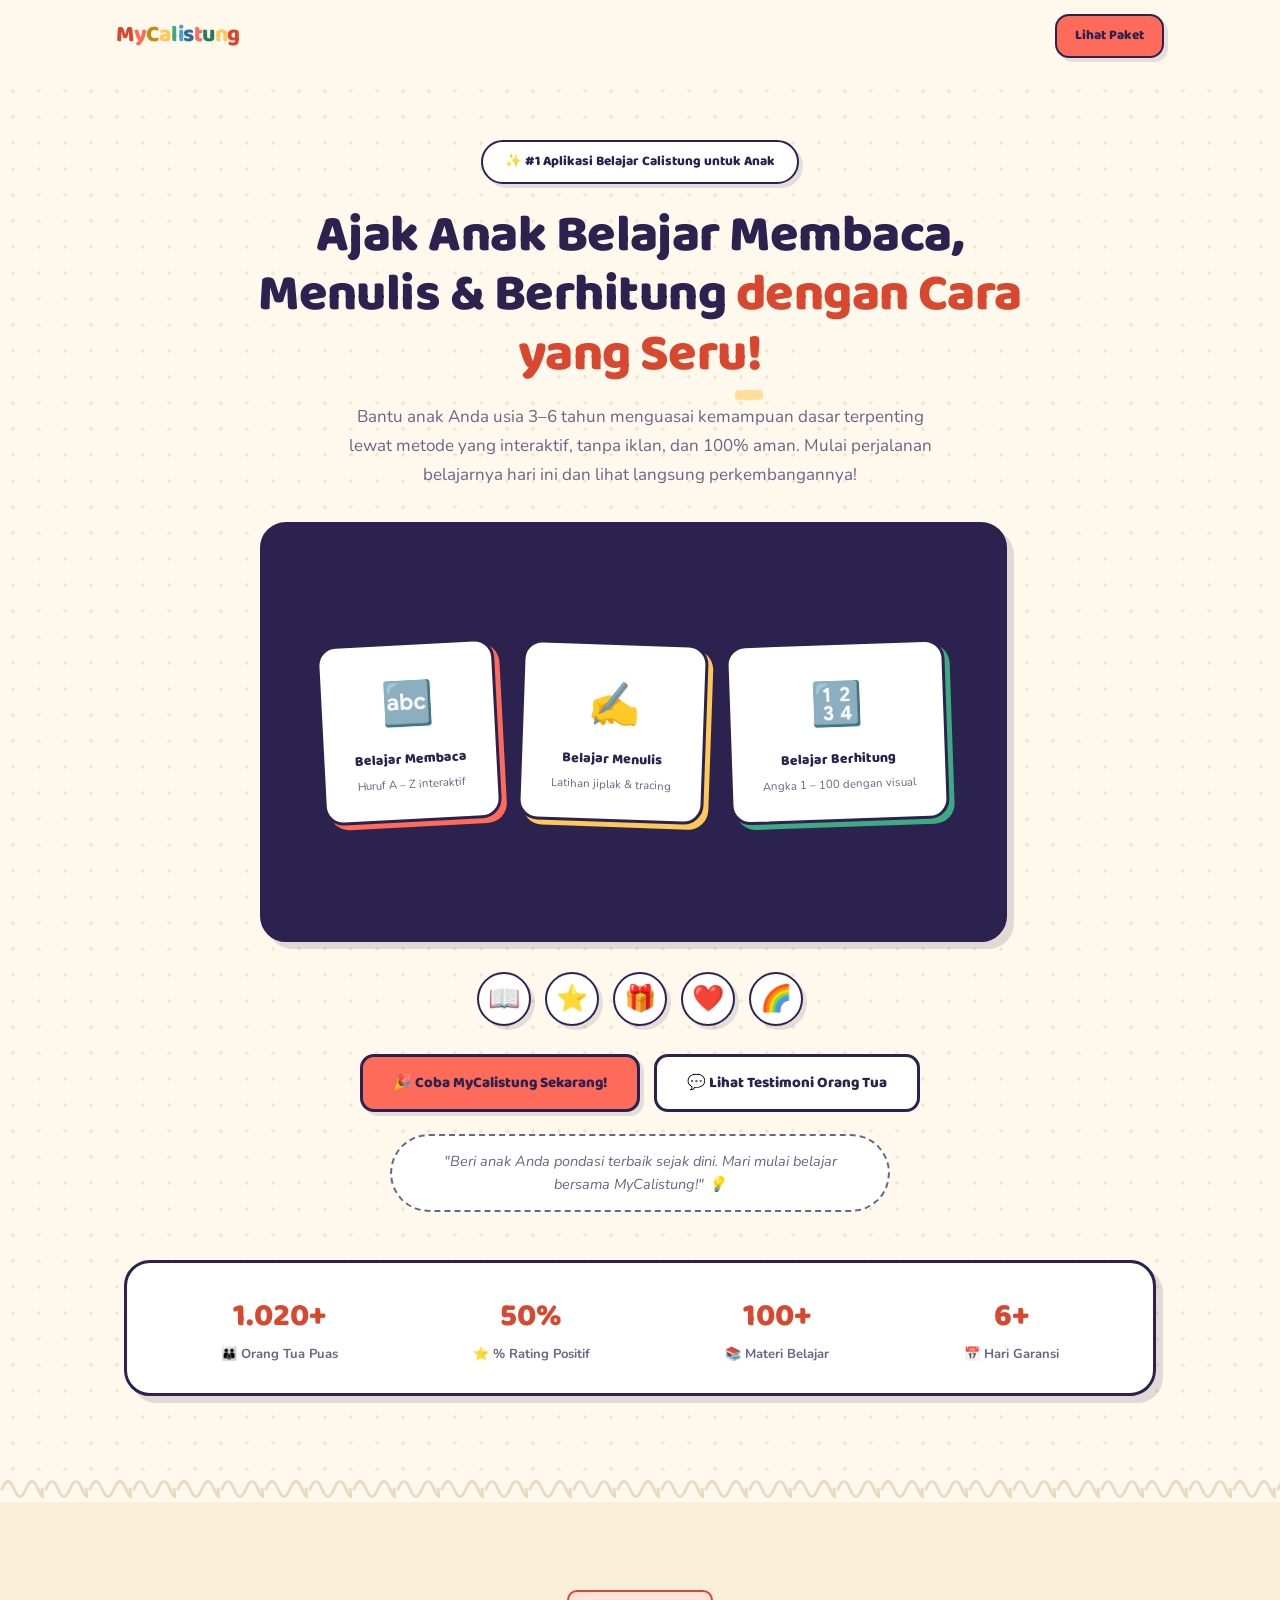
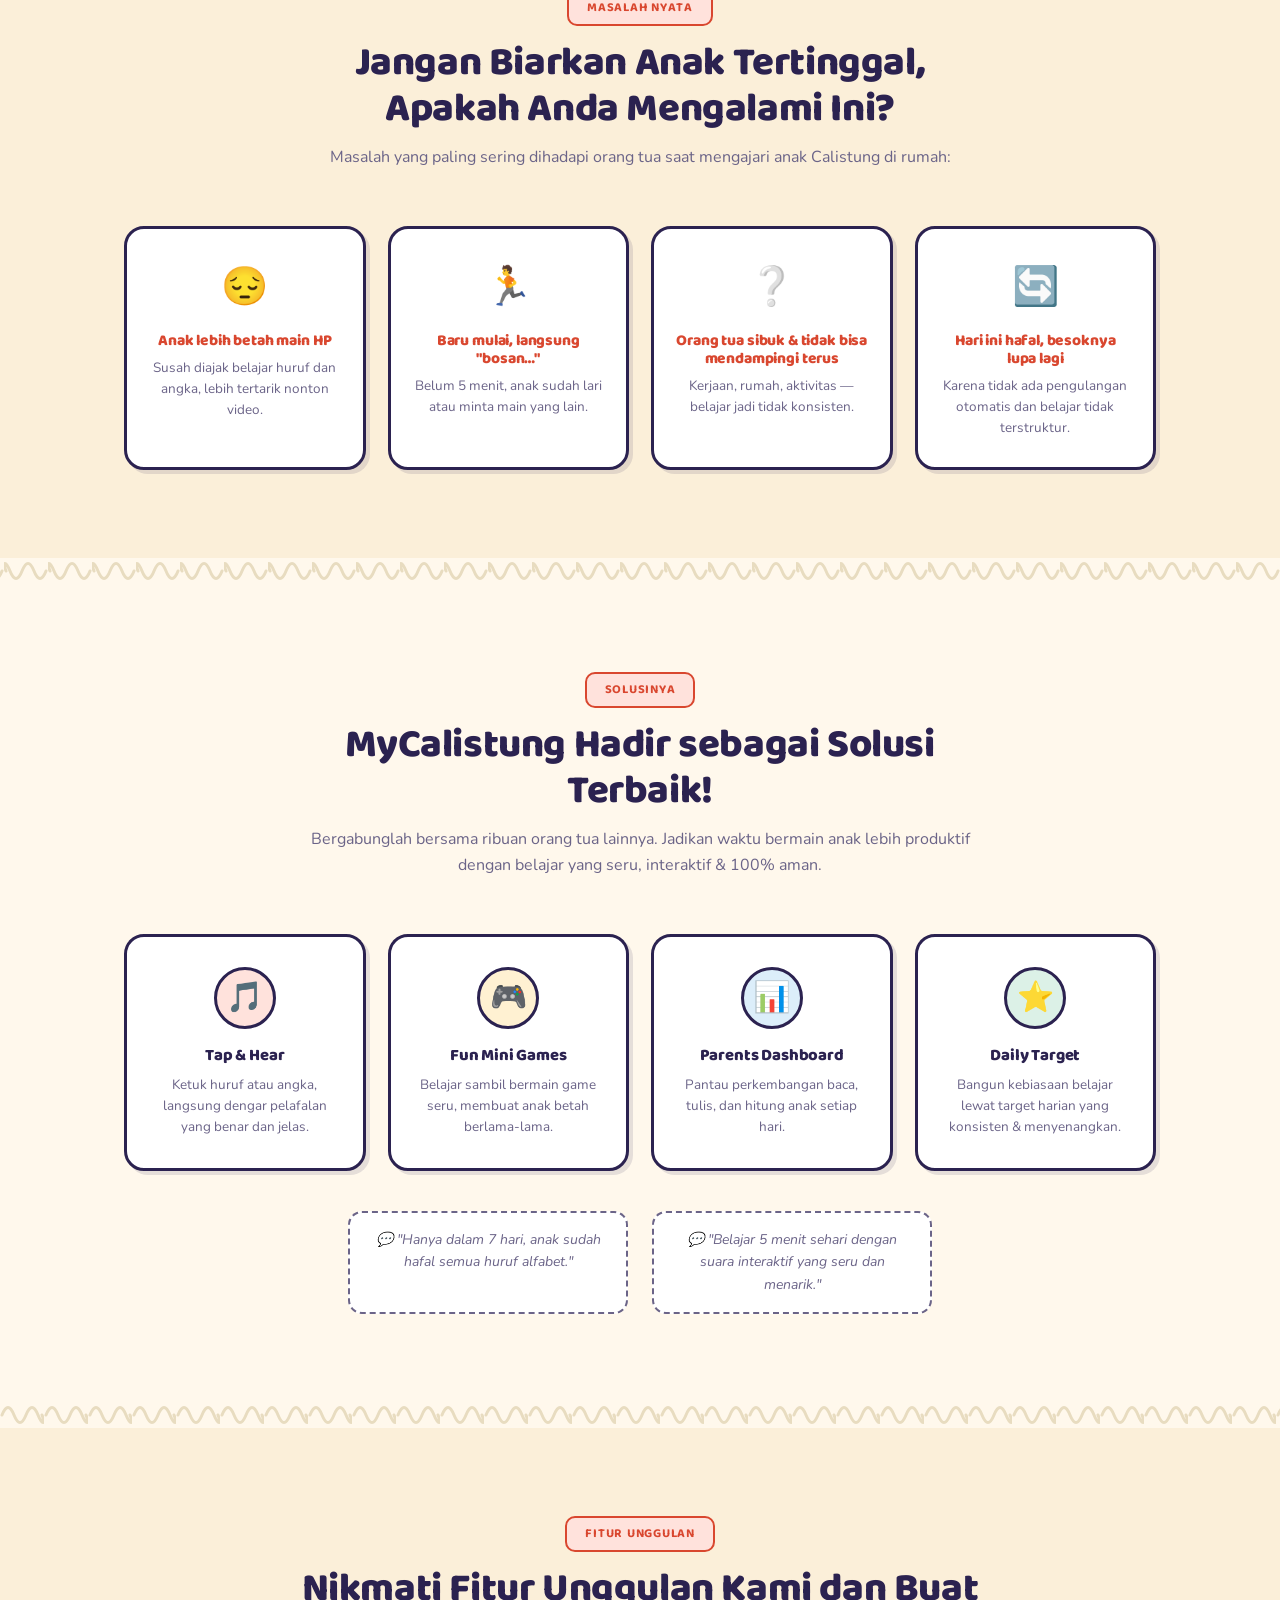
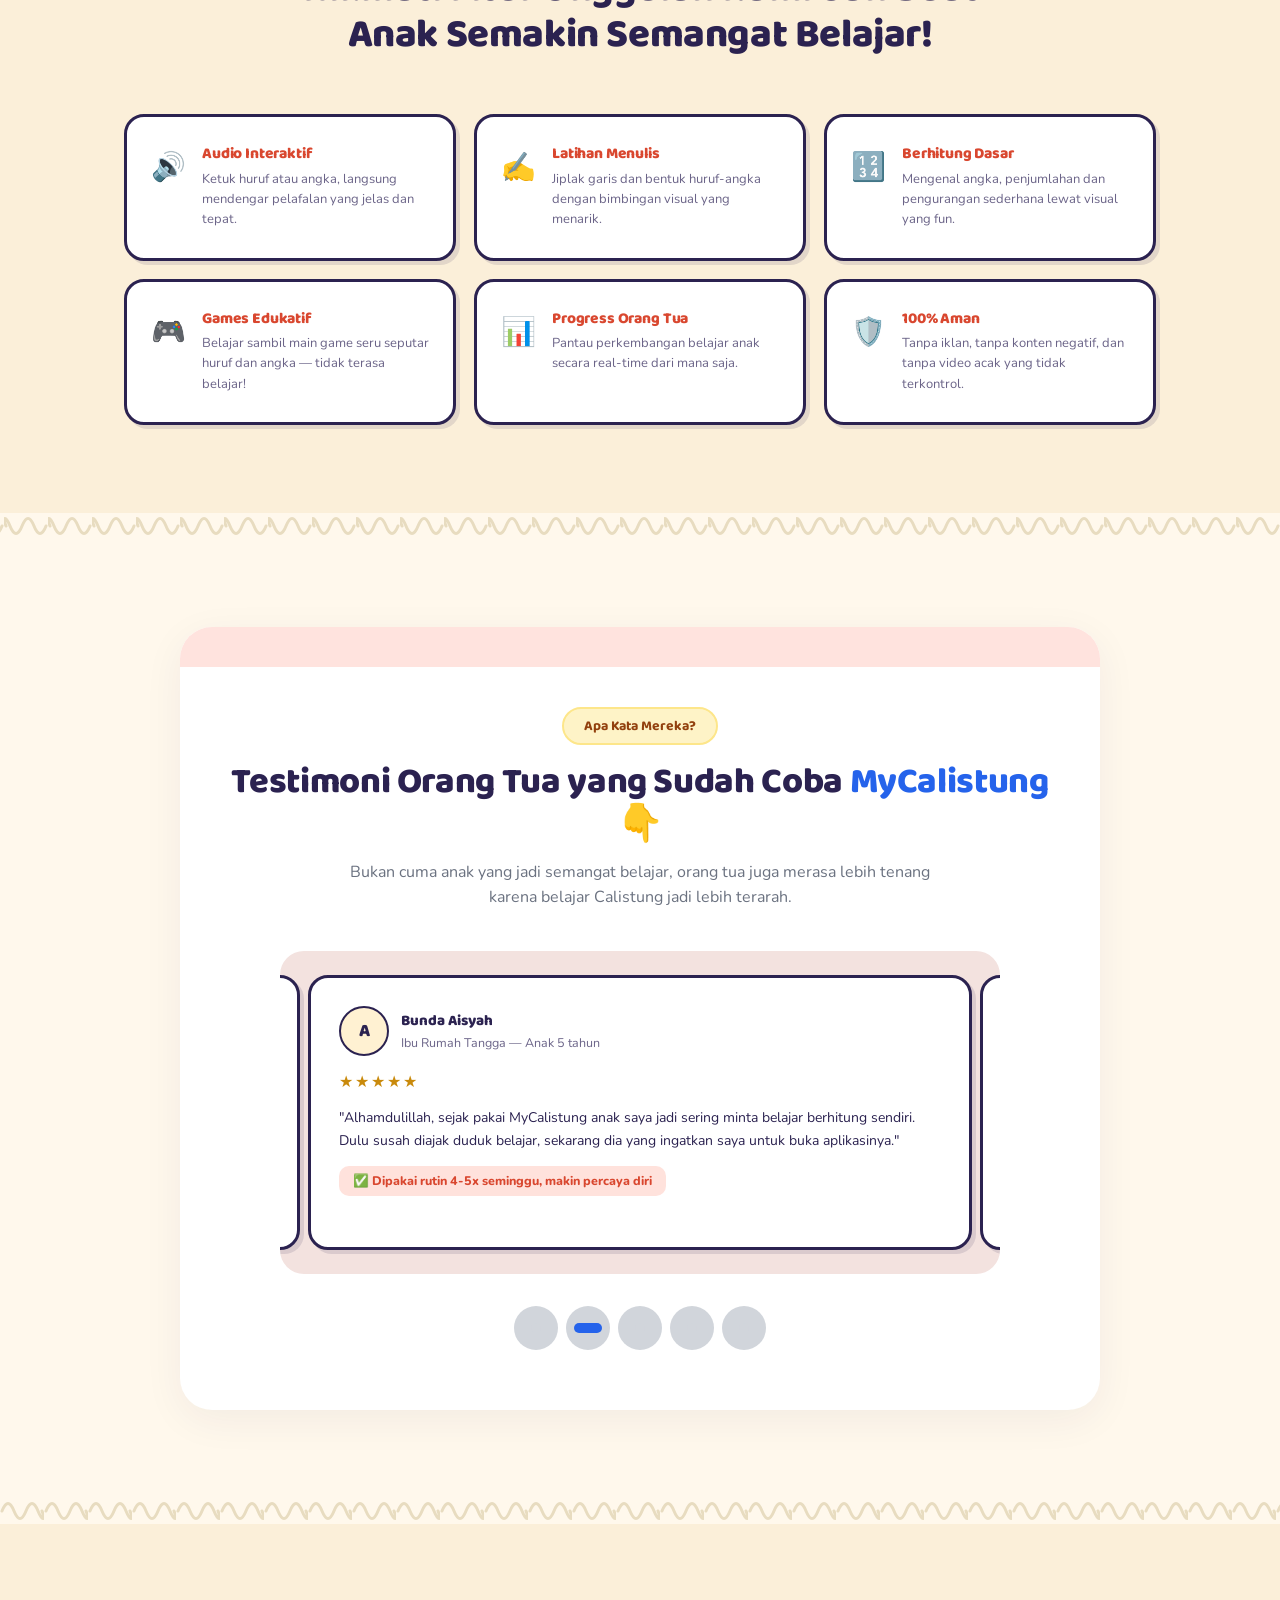
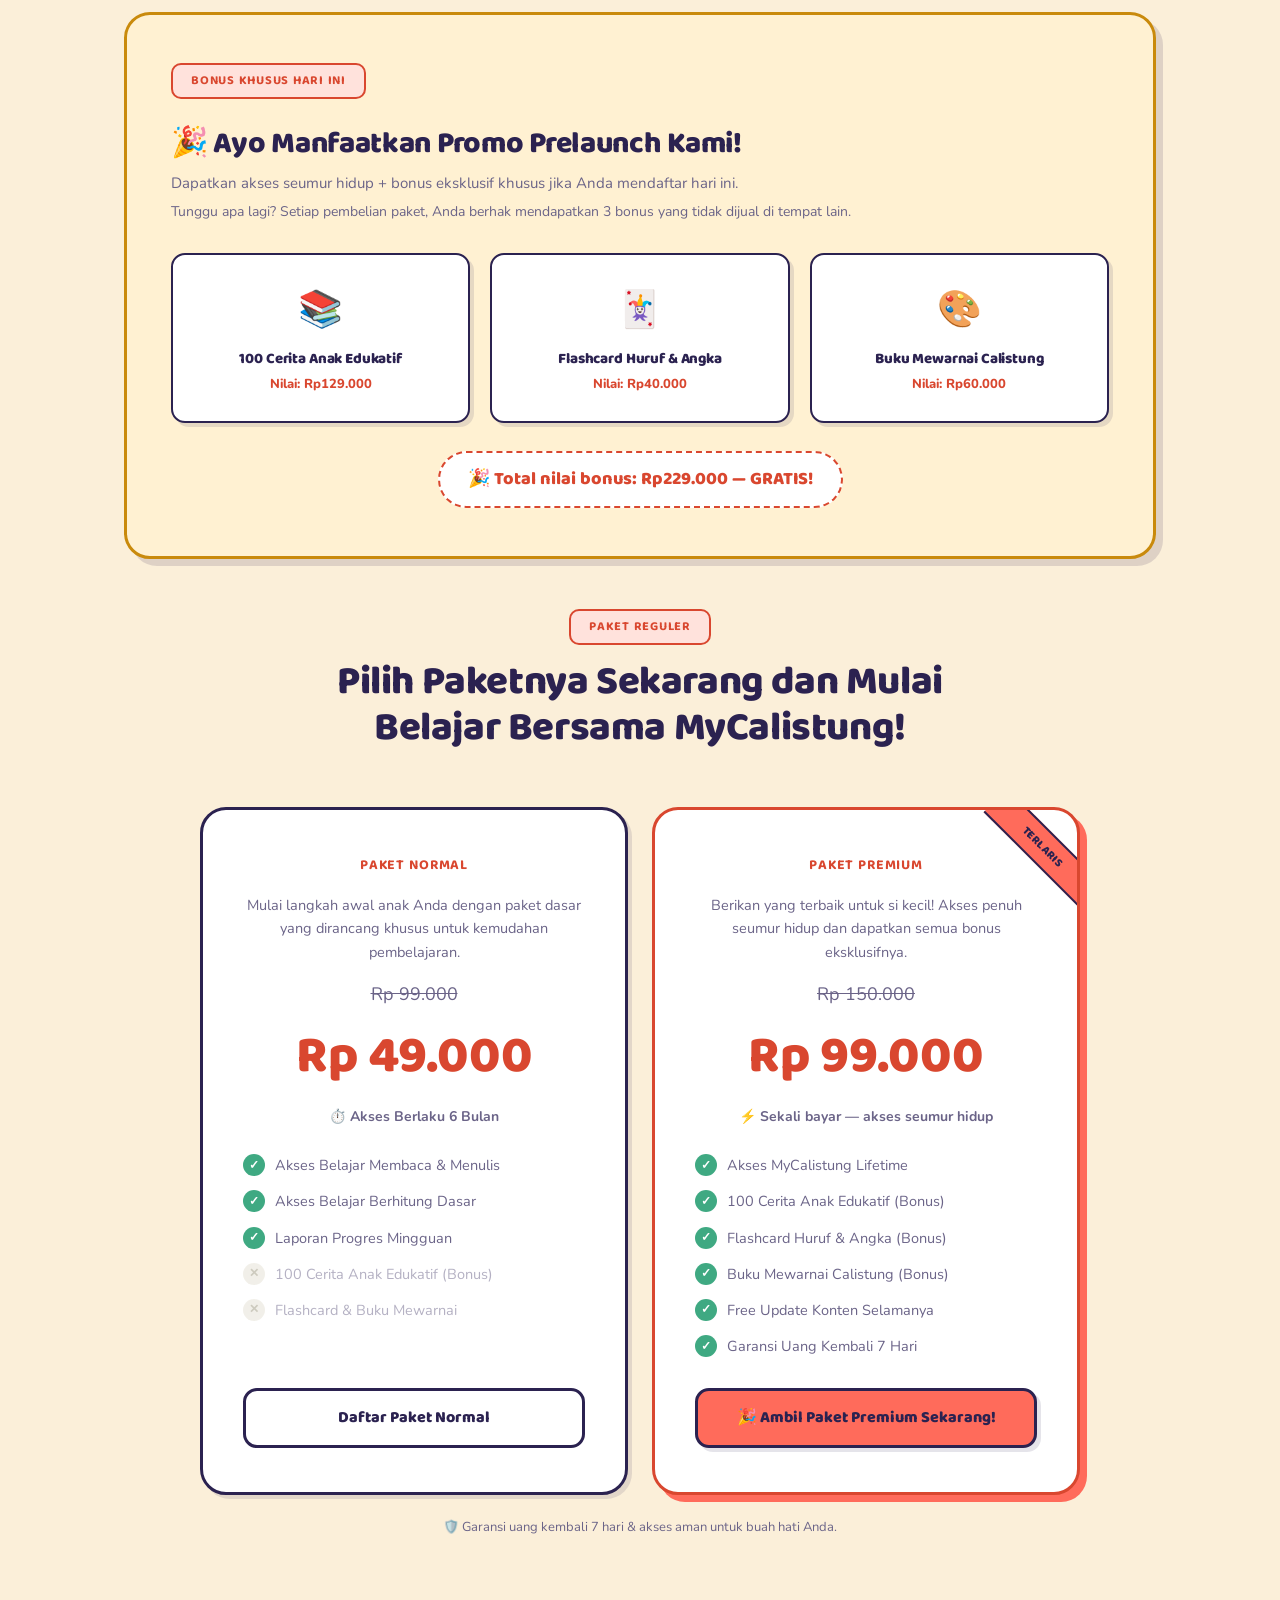
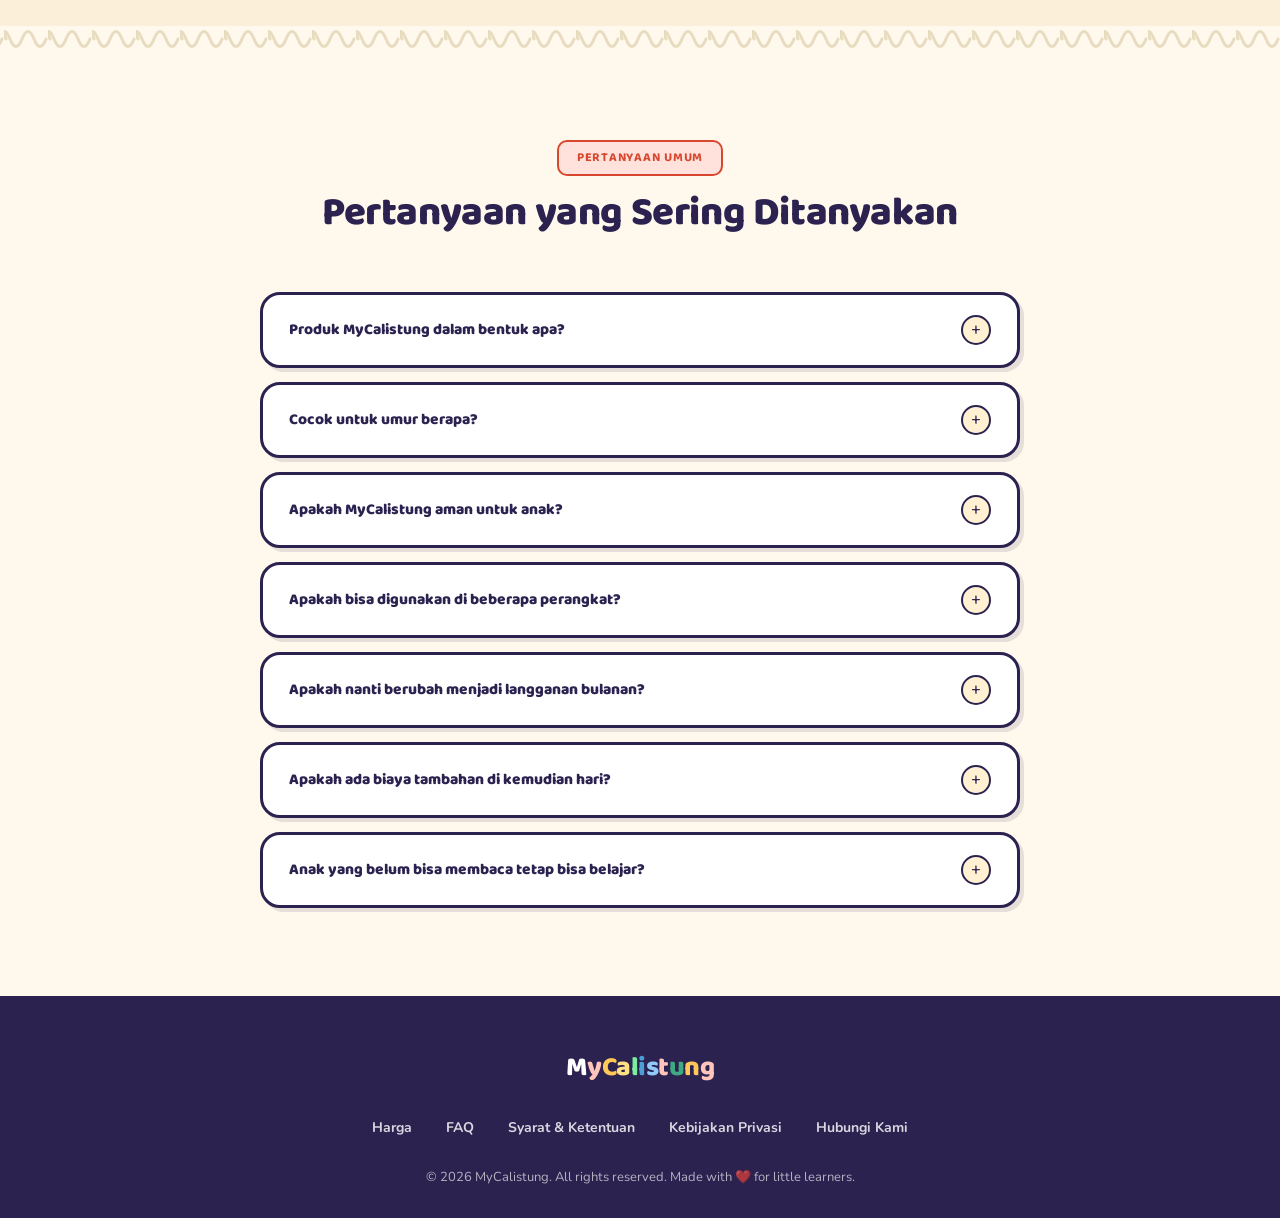
<file: index.html>
<!DOCTYPE html>
<html lang="id">

<head>
    <meta charset="UTF-8">
    <meta name="viewport" content="width=device-width, initial-scale=1.0, maximum-scale=5.0, user-scalable=yes">
    <meta name="theme-color" content="#2B2250">
    <title>MyCalistung - Aplikasi Belajar Calistung Anak</title>
    <link rel="preconnect" href="https://fonts.googleapis.com">
    <link rel="preconnect" href="https://fonts.gstatic.com" crossorigin>
    <link
        href="https://fonts.googleapis.com/css2?family=Baloo+2:wght@500;600;700;800&family=Nunito:wght@400;600;700;800&display=swap"
        rel="stylesheet">
    <link rel="stylesheet" href="style.css">
</head>

<body>

    <!-- NAVBAR -->
    <nav class="navbar" id="navbar">
        <div class="nav-inner wrap">
            <a href="#" class="brand-logo">MyCalistung</a>
            <a href="#harga" class="btn btn-sm btn-primary">Lihat Paket</a>
        </div>
    </nav>

    <!-- HERO -->
    <section class="hero" id="home">
        <div class="paper-dots"></div>
        <div class="wrap">
            <div class="eyebrow-badge">✨ #1 Aplikasi Belajar Calistung untuk Anak</div>
            <h1>Ajak Anak Belajar Membaca, Menulis & Berhitung <span class="accent">dengan Cara yang Seru!</span></h1>
            <p class="lead">Bantu anak Anda usia 3–6 tahun menguasai kemampuan dasar terpenting lewat metode yang
                interaktif, tanpa iklan, dan 100% aman. Mulai perjalanan belajarnya hari ini dan lihat langsung
                perkembangannya!</p>

            <div class="hero-visual">
                <div class="hero-mock">
                    <div class="mock-card mc-1" data-tilt>
                        <div class="mc-ic">🔤</div>
                        <div class="mc-label">Belajar Membaca</div>
                        <div class="mc-sub">Huruf A – Z interaktif</div>
                    </div>
                    <div class="mock-card mc-2" data-tilt>
                        <div class="mc-ic">✍️</div>
                        <div class="mc-label">Belajar Menulis</div>
                        <div class="mc-sub">Latihan jiplak & tracing</div>
                    </div>
                    <div class="mock-card mc-3" data-tilt>
                        <div class="mc-ic">🔢</div>
                        <div class="mc-label">Belajar Berhitung</div>
                        <div class="mc-sub">Angka 1 – 100 dengan visual</div>
                    </div>
                </div>
            </div>

            <div class="icon-row">
                <span>📖</span><span>⭐</span><span>🎁</span><span>❤️</span><span>🌈</span>
            </div>

            <div class="hero-cta-row">
                <a href="#harga" class="btn btn-primary confetti-btn">🎉 Coba MyCalistung Sekarang!</a>
                <a href="#testimoni" class="btn btn-outline">💬 Lihat Testimoni Orang Tua</a>
            </div>

            <p class="hero-quote">"Beri anak Anda pondasi terbaik sejak dini. Mari mulai belajar bersama MyCalistung!"
                💡</p>

            <div class="stats-bar">
                <div class="stat-item">
                    <div class="stat-num counter" data-target="1250">0</div>
                    <div class="stat-label">👪 Orang Tua Puas</div>
                </div>
                <div class="stat-item">
                    <div class="stat-num counter" data-target="98">0</div>
                    <div class="stat-label">⭐ % Rating Positif</div>
                </div>
                <div class="stat-item">
                    <div class="stat-num counter" data-target="150">0</div>
                    <div class="stat-label">📚 Materi Belajar</div>
                </div>
                <div class="stat-item">
                    <div class="stat-num counter" data-target="7">0</div>
                    <div class="stat-label">📅 Hari Garansi</div>
                </div>
            </div>
        </div>
    </section>

    <div class="scribble-divider"></div>

    <!-- PROBLEM SECTION -->
    <section class="problem-section section-pad" id="masalah">
        <div class="wrap">
            <div class="section-head">
                <span class="section-eyebrow">Masalah Nyata</span>
                <h2>Jangan Biarkan Anak Tertinggal, Apakah Anda Mengalami Ini?</h2>
                <p>Masalah yang paling sering dihadapi orang tua saat mengajari anak Calistung di rumah:</p>
            </div>
            <div class="problem-grid">
                <div class="problem-card reveal">
                    <span class="emoji">😔</span>
                    <h4>Anak lebih betah main HP</h4>
                    <p>Susah diajak belajar huruf dan angka, lebih tertarik nonton video.</p>
                </div>
                <div class="problem-card reveal">
                    <span class="emoji">🏃</span>
                    <h4>Baru mulai, langsung "bosan…"</h4>
                    <p>Belum 5 menit, anak sudah lari atau minta main yang lain.</p>
                </div>
                <div class="problem-card reveal">
                    <span class="emoji">❔</span>
                    <h4>Orang tua sibuk & tidak bisa mendampingi terus</h4>
                    <p>Kerjaan, rumah, aktivitas — belajar jadi tidak konsisten.</p>
                </div>
                <div class="problem-card reveal">
                    <span class="emoji">🔄</span>
                    <h4>Hari ini hafal, besoknya lupa lagi</h4>
                    <p>Karena tidak ada pengulangan otomatis dan belajar tidak terstruktur.</p>
                </div>
            </div>
        </div>
    </section>

    <div class="scribble-divider flip"></div>

    <!-- SOLUTION SECTION -->
    <section class="solution-section section-pad" id="solusi">
        <div class="wrap">
            <div class="section-head">
                <span class="section-eyebrow">Solusinya</span>
                <h2>MyCalistung Hadir sebagai Solusi Terbaik!</h2>
                <p>Bergabunglah bersama ribuan orang tua lainnya. Jadikan waktu bermain anak lebih produktif dengan
                    belajar yang seru, interaktif & 100% aman.</p>
            </div>
            <div class="feature-grid-4">
                <div class="feature-card reveal">
                    <div class="feature-icon icon-coral">🎵</div>
                    <h3>Tap & Hear</h3>
                    <p>Ketuk huruf atau angka, langsung dengar pelafalan yang benar dan jelas.</p>
                </div>
                <div class="feature-card reveal">
                    <div class="feature-icon icon-sun">🎮</div>
                    <h3>Fun Mini Games</h3>
                    <p>Belajar sambil bermain game seru, membuat anak betah berlama-lama.</p>
                </div>
                <div class="feature-card reveal">
                    <div class="feature-icon icon-sky">📊</div>
                    <h3>Parents Dashboard</h3>
                    <p>Pantau perkembangan baca, tulis, dan hitung anak setiap hari.</p>
                </div>
                <div class="feature-card reveal">
                    <div class="feature-icon icon-leaf">⭐</div>
                    <h3>Daily Target</h3>
                    <p>Bangun kebiasaan belajar lewat target harian yang konsisten & menyenangkan.</p>
                </div>
            </div>
            <div class="solution-quotes">
                <p>💬 "Hanya dalam 7 hari, anak sudah hafal semua huruf alfabet."</p>
                <p>💬 "Belajar 5 menit sehari dengan suara interaktif yang seru dan menarik."</p>
            </div>
        </div>
    </section>

    <div class="scribble-divider"></div>

    <!-- HIGHLIGHTS SECTION -->
    <section class="highlights-section section-pad" id="fitur">
        <div class="wrap">
            <div class="section-head">
                <span class="section-eyebrow">Fitur Unggulan</span>
                <h2>Nikmati Fitur Unggulan Kami dan Buat Anak Semakin Semangat Belajar!</h2>
            </div>
            <div class="highlights-grid">
                <div class="highlight-item reveal">
                    <div class="h-ic">🔊</div>
                    <div>
                        <h4>Audio Interaktif</h4>
                        <p>Ketuk huruf atau angka, langsung mendengar pelafalan yang jelas dan tepat.</p>
                    </div>
                </div>
                <div class="highlight-item reveal">
                    <div class="h-ic">✍️</div>
                    <div>
                        <h4>Latihan Menulis</h4>
                        <p>Jiplak garis dan bentuk huruf-angka dengan bimbingan visual yang menarik.</p>
                    </div>
                </div>
                <div class="highlight-item reveal">
                    <div class="h-ic">🔢</div>
                    <div>
                        <h4>Berhitung Dasar</h4>
                        <p>Mengenal angka, penjumlahan dan pengurangan sederhana lewat visual yang fun.</p>
                    </div>
                </div>
                <div class="highlight-item reveal">
                    <div class="h-ic">🎮</div>
                    <div>
                        <h4>Games Edukatif</h4>
                        <p>Belajar sambil main game seru seputar huruf dan angka — tidak terasa belajar!</p>
                    </div>
                </div>
                <div class="highlight-item reveal">
                    <div class="h-ic">📊</div>
                    <div>
                        <h4>Progress Orang Tua</h4>
                        <p>Pantau perkembangan belajar anak secara real-time dari mana saja.</p>
                    </div>
                </div>
                <div class="highlight-item reveal">
                    <div class="h-ic">🛡️</div>
                    <div>
                        <h4>100% Aman</h4>
                        <p>Tanpa iklan, tanpa konten negatif, dan tanpa video acak yang tidak terkontrol.</p>
                    </div>
                </div>
            </div>
        </div>
    </section>

    <div class="scribble-divider flip"></div>

    <!-- TESTIMONIALS SECTION -->
    <section class="testi-section section-pad" id="testimoni">
        <div class="wrap">
            <div class="testi-main-container">
                <div class="testi-top-bar"></div>
                <div class="testi-content">
                    <span class="testi-badge">Apa Kata Mereka?</span>
                    <h2 class="testi-title">Testimoni Orang Tua yang Sudah Coba <span
                            class="text-blue">MyCalistung</span> 👇</h2>
                    <p class="testi-subtitle">Bukan cuma anak yang jadi semangat belajar, orang tua juga merasa lebih
                        tenang karena belajar Calistung jadi lebih terarah.</p>

                    <div class="testi-slider-wrapper">
                        <div class="testi-track" id="testiTrack">

                            <!-- KARTU 1 -->
                            <div class="testi-slide">
                                <div class="testi-card">
                                    <div class="testi-person">
                                        <div class="testi-avatar avatar-coral">N</div>
                                        <div>
                                            <div class="testi-name">Bunda Nadia</div>
                                            <div class="testi-role">Ibu Rumah Tangga — Anak 4 tahun</div>
                                        </div>
                                    </div>
                                    <div class="testi-stars">★★★★★</div>
                                    <p class="quote">"Sebelum pakai MyCalistung, anak saya belum bisa bedakan huruf b
                                        dan d. Sekarang dia mulai bisa sebut satu per satu sambil tekan huruf di layar,
                                        seperti main game padahal lagi belajar!"</p>
                                    <div class="testi-tag">✅ Cocok untuk anak yang baru mulai kenal huruf</div>
                                </div>
                            </div>

                            <!-- KARTU 2 -->
                            <div class="testi-slide">
                                <div class="testi-card">
                                    <div class="testi-person">
                                        <div class="testi-avatar avatar-sun">A</div>
                                        <div>
                                            <div class="testi-name">Bunda Aisyah</div>
                                            <div class="testi-role">Ibu Rumah Tangga — Anak 5 tahun</div>
                                        </div>
                                    </div>
                                    <div class="testi-stars">★★★★★</div>
                                    <p class="quote">"Alhamdulillah, sejak pakai MyCalistung anak saya jadi sering minta
                                        belajar berhitung sendiri. Dulu susah diajak duduk belajar, sekarang dia yang
                                        ingatkan saya untuk buka aplikasinya."</p>
                                    <div class="testi-tag">✅ Dipakai rutin 4-5x seminggu, makin percaya diri</div>
                                </div>
                            </div>

                            <!-- KARTU 3 -->
                            <div class="testi-slide">
                                <div class="testi-card">
                                    <div class="testi-person">
                                        <div class="testi-avatar avatar-leaf">R</div>
                                        <div>
                                            <div class="testi-name">Mom Rafa</div>
                                            <div class="testi-role">Ibu 2 Anak — usia 4 & 6 tahun</div>
                                        </div>
                                    </div>
                                    <div class="testi-stars">★★★★★</div>
                                    <p class="quote">"Fitur audio interaktifnya sangat membantu. Anak-anak bisa
                                        mengulang suara huruf dan angka sendiri. Screen time tetap ada, tapi sekarang
                                        isinya belajar, bukan video tidak jelas!"</p>
                                    <div class="testi-tag">✅ Suka fitur: audio interaktif & laporan progres</div>
                                </div>
                            </div>

                            <!-- KARTU 4 -->
                            <div class="testi-slide">
                                <div class="testi-card">
                                    <div class="testi-person">
                                        <div class="testi-avatar avatar-sky">S</div>
                                        <div>
                                            <div class="testi-name">Bu Siti</div>
                                            <div class="testi-role">Guru PAUD — 15 murid</div>
                                        </div>
                                    </div>
                                    <div class="testi-stars">★★★★★</div>
                                    <p class="quote">"Saya pakai MyCalistung di kelas sebagai media belajar tambahan.
                                        Anak-anak cepat hafal karena tampilannya lucu, warna-warni, dan tiap huruf-angka
                                        bisa ditekan ada suaranya."</p>
                                    <div class="testi-tag">✅ Membantu menyatukan metode guru & orang tua</div>
                                </div>
                            </div>

                            <!-- KARTU 5 -->
                            <div class="testi-slide">
                                <div class="testi-card">
                                    <div class="testi-person">
                                        <div class="testi-avatar avatar-coral">A</div>
                                        <div>
                                            <div class="testi-name">Bunda Alifa</div>
                                            <div class="testi-role">Karyawan — Anak 6 tahun aktif</div>
                                        </div>
                                    </div>
                                    <div class="testi-stars">★★★★★</div>
                                    <p class="quote">"Karena saya bekerja, waktu mengajarkan calistung terbatas. Dengan
                                        MyCalistung, anak saya tetap bisa belajar sendiri di rumah, lalu malamnya
                                        tinggal saya cek progresnya. Sangat membantu!"</p>
                                    <div class="testi-tag">✅ Cocok untuk jadwal orang tua yang padat</div>
                                </div>
                            </div>

                        </div>
                    </div>

                    <div class="testi-dots" id="testiDots"></div>
                </div>
            </div>
        </div>
    </section>

    <div class="scribble-divider"></div>

    <!-- PROMO / PRICING -->
    <section class="promo-section section-pad" id="harga">
        <div class="wrap">
            <div class="promo-banner">
                <span class="section-eyebrow">Bonus Khusus Hari Ini</span>
                <h2 class="promo-title">🎉 Ayo Manfaatkan Promo Prelaunch Kami!</h2>
                <p class="promo-sub">Dapatkan akses seumur hidup + bonus eksklusif khusus jika Anda mendaftar hari ini.
                </p>
                <p class="promo-sub2">Tunggu apa lagi? Setiap pembelian paket, Anda berhak mendapatkan 3 bonus yang
                    tidak dijual di tempat lain.</p>

                <div class="bonus-grid">
                    <div class="bonus-item">
                        <div class="b-emoji">📚</div>
                        <h4>100 Cerita Anak Edukatif</h4>
                        <div class="b-value">Nilai: Rp129.000</div>
                    </div>
                    <div class="bonus-item">
                        <div class="b-emoji">🃏</div>
                        <h4>Flashcard Huruf & Angka</h4>
                        <div class="b-value">Nilai: Rp40.000</div>
                    </div>
                    <div class="bonus-item">
                        <div class="b-emoji">🎨</div>
                        <h4>Buku Mewarnai Calistung</h4>
                        <div class="b-value">Nilai: Rp60.000</div>
                    </div>
                </div>
                <div class="bonus-total-wrap">
                    <div class="bonus-total">🎉 Total nilai bonus: Rp229.000 — GRATIS!</div>
                </div>
            </div>

            <div class="section-head">
                <span class="section-eyebrow">Paket Reguler</span>
                <h2>Pilih Paketnya Sekarang dan Mulai Belajar Bersama MyCalistung!</h2>
            </div>

            <div class="price-grid">
                <div class="price-card normal">
                    <div class="price-plan-name">Paket Normal</div>
                    <p class="price-desc">Mulai langkah awal anak Anda dengan paket dasar yang dirancang khusus untuk
                        kemudahan pembelajaran.</p>
                    <div class="price-old">Rp 99.000</div>
                    <div class="price-amount">Rp 49.000</div>
                    <div class="price-sub">⏱️ Akses Berlaku 6 Bulan</div>
                    <ul class="price-features">
                        <li><span class="check">✓</span> Akses Belajar Membaca & Menulis</li>
                        <li><span class="check">✓</span> Akses Belajar Berhitung Dasar</li>
                        <li><span class="check">✓</span> Laporan Progres Mingguan</li>
                        <li class="off"><span class="check off-check">✕</span> 100 Cerita Anak Edukatif (Bonus)</li>
                        <li class="off"><span class="check off-check">✕</span> Flashcard & Buku Mewarnai</li>
                    </ul>
                    <a href="#" class="btn btn-outline btn-block">Daftar Paket Normal</a>
                </div>

                <div class="price-card premium">
                    <div class="price-plan-name">Paket Premium</div>
                    <p class="price-desc">Berikan yang terbaik untuk si kecil! Akses penuh seumur hidup dan dapatkan
                        semua bonus eksklusifnya.</p>
                    <div class="price-old">Rp 150.000</div>
                    <div class="price-amount">Rp 99.000</div>
                    <div class="price-sub">⚡ Sekali bayar — akses seumur hidup</div>
                    <ul class="price-features">
                        <li><span class="check">✓</span> Akses MyCalistung Lifetime</li>
                        <li><span class="check">✓</span> 100 Cerita Anak Edukatif (Bonus)</li>
                        <li><span class="check">✓</span> Flashcard Huruf & Angka (Bonus)</li>
                        <li><span class="check">✓</span> Buku Mewarnai Calistung (Bonus)</li>
                        <li><span class="check">✓</span> Free Update Konten Selamanya</li>
                        <li><span class="check">✓</span> Garansi Uang Kembali 7 Hari</li>
                    </ul>
                    <a href="#" class="btn btn-primary btn-block confetti-btn">🎉 Ambil Paket Premium Sekarang!</a>
                </div>
            </div>
            <p class="price-guarantee">🛡️ Garansi uang kembali 7 hari & akses aman untuk buah hati Anda.</p>
        </div>
    </section>

    <div class="scribble-divider flip"></div>

    <!-- FAQ -->
    <section class="faq-section section-pad" id="faq">
        <div class="wrap">
            <div class="section-head">
                <span class="section-eyebrow">Pertanyaan Umum</span>
                <h2>Pertanyaan yang Sering Ditanyakan</h2>
            </div>
            <div class="faq-list">
                <div class="faq-item">
                    <button class="faq-q">Produk MyCalistung dalam bentuk apa? <span class="plus">+</span></button>
                    <div class="faq-a">
                        <div class="faq-a-inner">MyCalistung berupa akses ke website/app kami yang bersifat interaktif.
                            Anak tidak hanya membaca, tapi belajar dengan suara, game, dan latihan yang selalu
                            diperbarui. Berbeda dari produk lain yang hanya e-book atau printable statis.</div>
                    </div>
                </div>
                <div class="faq-item">
                    <button class="faq-q">Cocok untuk umur berapa? <span class="plus">+</span></button>
                    <div class="faq-a">
                        <div class="faq-a-inner">MyCalistung cocok untuk anak usia 3 – 6 tahun, dari yang belum mengenal
                            huruf dan angka sampai yang mulai membaca dan berhitung dasar.</div>
                    </div>
                </div>
                <div class="faq-item">
                    <button class="faq-q">Apakah MyCalistung aman untuk anak? <span class="plus">+</span></button>
                    <div class="faq-a">
                        <div class="faq-a-inner">Ya, 100% aman! Tanpa iklan, tanpa YouTube, dan semua materinya khusus
                            untuk edukasi anak. Orang tua bisa tenang saat anak belajar sendiri.</div>
                    </div>
                </div>
                <div class="faq-item">
                    <button class="faq-q">Apakah bisa digunakan di beberapa perangkat? <span
                            class="plus">+</span></button>
                    <div class="faq-a">
                        <div class="faq-a-inner">Bisa. Satu akun bisa dipakai di 3 perangkat yang berbeda secara
                            bersamaan.</div>
                    </div>
                </div>
                <div class="faq-item">
                    <button class="faq-q">Apakah nanti berubah menjadi langganan bulanan? <span
                            class="plus">+</span></button>
                    <div class="faq-a">
                        <div class="faq-a-inner">Setelah launching resmi, MyCalistung kemungkinan akan menggunakan
                            sistem bulanan. Namun pembeli pre-launch tetap mendapatkan akses lifetime selamanya.</div>
                    </div>
                </div>
                <div class="faq-item">
                    <button class="faq-q">Apakah ada biaya tambahan di kemudian hari? <span
                            class="plus">+</span></button>
                    <div class="faq-a">
                        <div class="faq-a-inner">Tidak ada. Pembeli pre-launch hanya bayar sekali dan mendapat akses
                            seumur hidup termasuk semua update konten ke depannya.</div>
                    </div>
                </div>
                <div class="faq-item">
                    <button class="faq-q">Anak yang belum bisa membaca tetap bisa belajar? <span
                            class="plus">+</span></button>
                    <div class="faq-a">
                        <div class="faq-a-inner">Bisa! Cukup "tap & dengar" menggunakan audio interaktif. Anak tidak
                            perlu bisa membaca dulu — sistem kami akan menuntun dari nol.</div>
                    </div>
                </div>
            </div>
        </div>
    </section>

    <!-- FOOTER -->
    <footer>
        <div class="wrap">
            <div class="brand-logo footer-logo">MyCalistung</div>
            <div class="footer-links">
                <a href="harga.html">Harga</a>
                <a href="faq.html">FAQ</a>
                <a href="syarat ketentuan.html">Syarat & Ketentuan</a>
                <a href="kebijakan privasi.html">Kebijakan Privasi</a>
                <a href="https://wa.me/6281234567890?text=Halo%2C%20saya%20tertarik%20dengan%20MyCalistung">Hubungi
                    Kami</a>
            </div>
            <div class="footer-copy">© 2026 MyCalistung. All rights reserved. Made with ❤️ for little learners.</div>
        </div>
    </footer>

    <!-- SCROLL TO TOP BUTTON -->
    <button class="scroll-top" id="scrollTopBtn" aria-label="Kembali ke atas">
        ⬆️
    </button>

    <script src="script.js"></script>
</body>

</html>
</file>
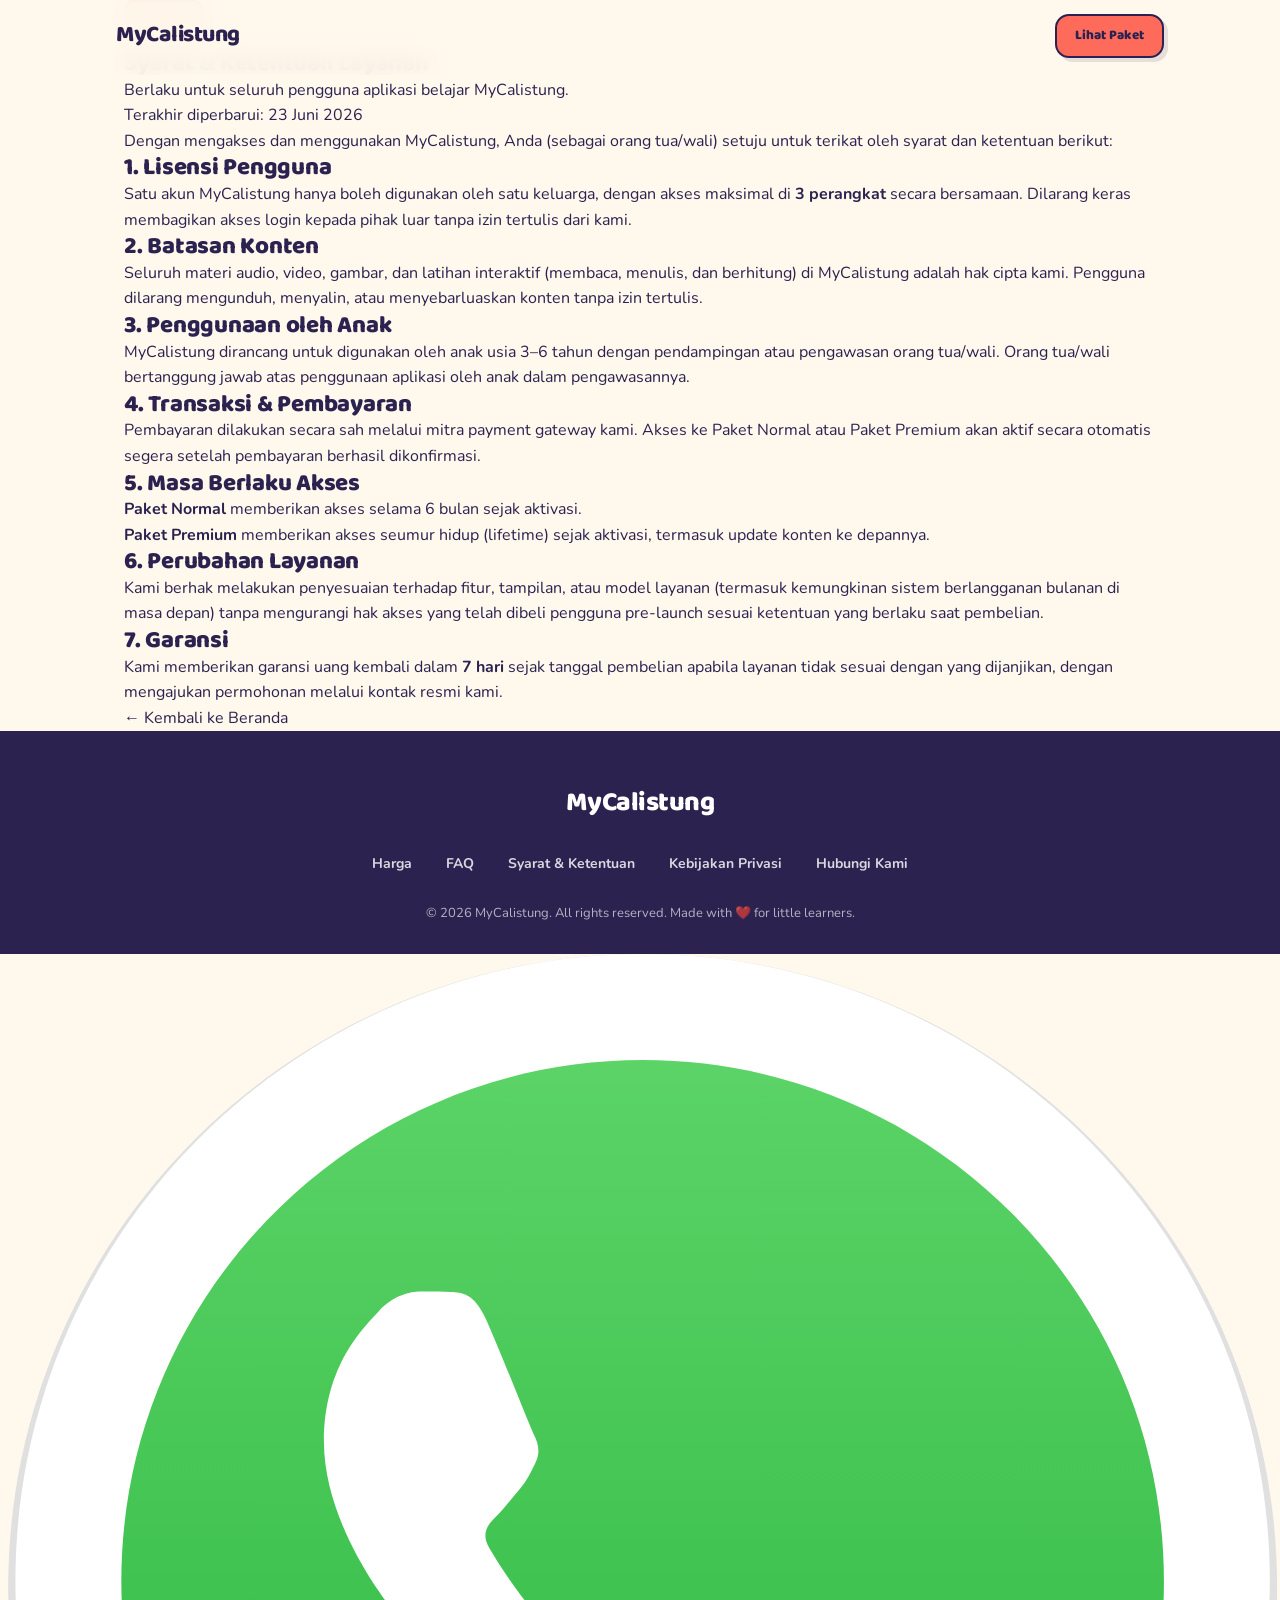
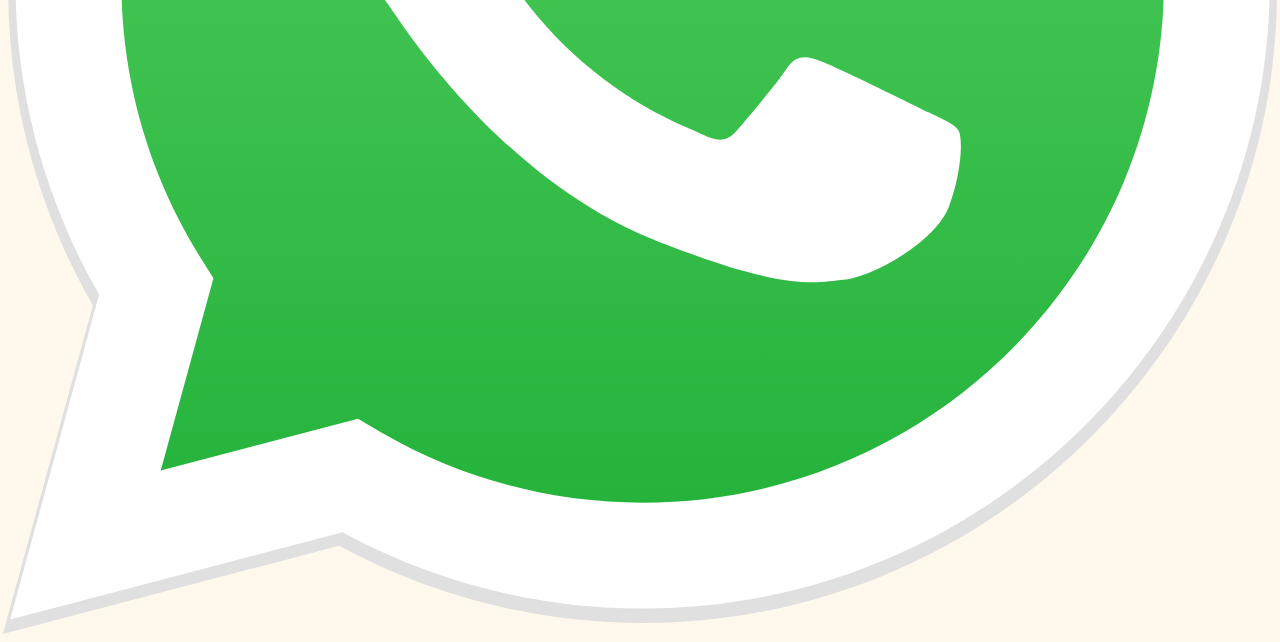
<file: faq.html>
<!DOCTYPE html>
<html lang="id">
<head>
<meta charset="UTF-8">
<meta name="viewport" content="width=device-width, initial-scale=1.0">
<title>Syarat &amp; Ketentuan - MyCalistung</title>
<meta name="description" content="Syarat dan ketentuan penggunaan layanan MyCalistung.">
<link rel="preconnect" href="https://fonts.googleapis.com">
<link rel="preconnect" href="https://fonts.gstatic.com" crossorigin>
<link href="https://fonts.googleapis.com/css2?family=Baloo+2:wght@500;600;700;800&family=Nunito:wght@400;600;700;800;900&display=swap" rel="stylesheet">
<link rel="stylesheet" href="style.css">
</head>
<body>

<!-- ===== NAV ===== -->
<nav class="navbar" id="navbar">
  <div class="nav-inner">
    <a href="index.html" class="brand-logo" aria-label="MyCalistung - Beranda">
      <span class="lp">My</span><span class="ly">C</span><span class="lk">a</span><span class="lg">l</span><span class="lp">i</span><span class="ly">s</span><span class="lk">t</span><span class="lg">u</span><span class="lp">n</span><span class="ly">g</span>
    </a>
    <a href="index.html#harga" class="btn btn-primary btn-sm">Lihat Paket</a>
  </div>
</nav>

<main>

<section class="legal-hero">
  <div class="wrap">
    <span class="section-eyebrow">Legal</span>
    <h1>Syarat &amp; Ketentuan Layanan</h1>
    <p>Berlaku untuk seluruh pengguna aplikasi belajar MyCalistung.</p>
  </div>
</section>

<section class="legal-content">
  <div class="wrap">
    <div class="legal-card">
      <p class="legal-updated">Terakhir diperbarui: 23 Juni 2026</p>
      <p>Dengan mengakses dan menggunakan MyCalistung, Anda (sebagai orang tua/wali) setuju untuk terikat oleh syarat dan ketentuan berikut:</p>

      <h2>1. Lisensi Pengguna</h2>
      <p>Satu akun MyCalistung hanya boleh digunakan oleh satu keluarga, dengan akses maksimal di <strong>3 perangkat</strong> secara bersamaan. Dilarang keras membagikan akses login kepada pihak luar tanpa izin tertulis dari kami.</p>

      <h2>2. Batasan Konten</h2>
      <p>Seluruh materi audio, video, gambar, dan latihan interaktif (membaca, menulis, dan berhitung) di MyCalistung adalah hak cipta kami. Pengguna dilarang mengunduh, menyalin, atau menyebarluaskan konten tanpa izin tertulis.</p>

      <h2>3. Penggunaan oleh Anak</h2>
      <p>MyCalistung dirancang untuk digunakan oleh anak usia 3&ndash;6 tahun dengan pendampingan atau pengawasan orang tua/wali. Orang tua/wali bertanggung jawab atas penggunaan aplikasi oleh anak dalam pengawasannya.</p>

      <h2>4. Transaksi &amp; Pembayaran</h2>
      <p>Pembayaran dilakukan secara sah melalui mitra payment gateway kami. Akses ke Paket Normal atau Paket Premium akan aktif secara otomatis segera setelah pembayaran berhasil dikonfirmasi.</p>

      <h2>5. Masa Berlaku Akses</h2>
      <ul>
        <li><strong>Paket Normal</strong> memberikan akses selama 6 bulan sejak aktivasi.</li>
        <li><strong>Paket Premium</strong> memberikan akses seumur hidup (lifetime) sejak aktivasi, termasuk update konten ke depannya.</li>
      </ul>

      <h2>6. Perubahan Layanan</h2>
      <p>Kami berhak melakukan penyesuaian terhadap fitur, tampilan, atau model layanan (termasuk kemungkinan sistem berlangganan bulanan di masa depan) tanpa mengurangi hak akses yang telah dibeli pengguna pre-launch sesuai ketentuan yang berlaku saat pembelian.</p>

      <h2>7. Garansi</h2>
      <p>Kami memberikan garansi uang kembali dalam <strong>7 hari</strong> sejak tanggal pembelian apabila layanan tidak sesuai dengan yang dijanjikan, dengan mengajukan permohonan melalui kontak resmi kami.</p>

      <a href="index.html" class="legal-back">&larr; Kembali ke Beranda</a>
    </div>
  </div>
</section>

</main>

<footer>
  <div class="wrap">
    <div class="brand-logo footer-logo">
      <span class="f-white">My</span><span class="f-sun">C</span><span class="f-coral">a</span><span class="f-leaf">l</span><span class="f-white">i</span><span class="f-sun">s</span><span class="f-coral">t</span><span class="f-leaf">u</span><span class="f-white">n</span><span class="f-sun">g</span>
    </div>
    <div class="footer-links">
      <a href="harga.html">Harga</a>
      <a href="faq.html">FAQ</a>
      <a href="syarat ketentuan.html">Syarat &amp; Ketentuan</a>
      <a href="kebijakan privasi.html">Kebijakan Privasi</a>
      <a href="https://wa.me/6281234567890?text=Halo%2C%20saya%20tertarik%20dengan%20MyCalistung" target="_blank" rel="noopener">Hubungi Kami</a>
    </div>
    <div class="footer-copy">&copy; 2026 MyCalistung. All rights reserved. Made with &#x2764;&#xFE0F; for little learners.</div>
  </div>
</footer>

<a href="https://wa.me/6281234567890?text=Halo%2C%20saya%20tertarik%20dengan%20MyCalistung" class="wa-float" target="_blank" rel="noopener" aria-label="Chat WhatsApp">
  <svg viewBox="-2.73 0 1225.016 1225.016" xmlns="http://www.w3.org/2000/svg" width="100%" height="100%">
    <g><path fill="#E0E0E0" d="M1041.858 178.02C927.206 63.289 774.753.07 612.325 0 277.617 0 5.232 272.298 5.098 606.991c-.039 106.986 27.915 211.42 81.048 303.476L0 1225.016l321.898-84.406c88.689 48.368 188.547 73.855 290.166 73.896h.258.003c334.654 0 607.08-272.346 607.222-607.023.056-162.208-63.052-314.724-177.689-429.463zm-429.533 933.963h-.197c-90.578-.048-179.402-24.366-256.878-70.339l-18.438-10.93-191.021 50.083 51-186.176-12.013-19.087c-50.525-80.336-77.198-173.175-77.16-268.504.111-278.186 226.507-504.503 504.898-504.503 134.812.056 261.519 52.604 356.814 147.965 95.289 95.36 147.728 222.128 147.688 356.948-.118 278.195-226.522 504.543-504.693 504.543z"></path>
    <linearGradient id="wa-grad2" gradientUnits="userSpaceOnUse" x1="609.77" y1="1190.114" x2="609.77" y2="21.084"><stop offset="0" stop-color="#20b038"></stop><stop offset="1" stop-color="#60d66a"></stop></linearGradient>
    <path fill="url(#wa-grad2)" d="M27.875 1190.114l82.211-300.18c-50.719-87.852-77.391-187.523-77.359-289.602.133-319.398 260.078-579.25 579.469-579.25 155.016.07 300.508 60.398 409.898 169.891 109.414 109.492 169.633 255.031 169.57 409.812-.133 319.406-260.094 579.281-579.445 579.281-.023 0 .016 0 0 0h-.258c-96.977-.031-192.266-24.375-276.898-70.5l-307.188 80.548z"></path>
    <path fill-rule="evenodd" clip-rule="evenodd" fill="#FFF" d="M462.273 349.294c-11.234-24.977-23.062-25.477-33.75-25.914-8.742-.375-18.75-.352-28.742-.352-10 0-26.25 3.758-39.992 18.766-13.75 15.008-52.5 51.289-52.5 125.078 0 73.797 53.75 145.102 61.242 155.117 7.5 10 103.758 166.266 256.203 226.383 126.695 49.961 152.477 40.023 179.977 37.523s88.734-36.273 101.234-71.297c12.5-35.016 12.5-65.031 8.75-71.305-3.75-6.25-13.75-10-28.75-17.5s-88.734-43.789-102.484-48.789-23.75-7.5-33.75 7.516c-10 15-38.727 48.773-47.477 58.773-8.75 10.023-17.5 11.273-32.5 3.773-15-7.523-63.305-23.344-120.609-74.438-44.586-39.75-74.688-88.844-83.438-103.859-8.75-15-.938-23.125 6.586-30.602 6.734-6.719 15-17.508 22.5-26.266 7.484-8.758 9.984-15.008 14.984-25.008 5-10.016 2.5-18.773-1.25-26.273s-32.898-81.67-46.234-111.326z"></path>
    <path fill="#FFF" d="M1036.898 176.091C923.562 62.677 772.859.185 612.297.114 281.43.114 12.172 269.286 12.039 600.137 12 705.896 39.633 809.13 92.156 900.13L7 1211.067l318.203-83.438c87.672 47.812 186.383 73.008 286.836 73.047h.255.003c330.812 0 600.109-269.219 600.25-600.055.055-160.343-62.328-311.108-175.649-424.53zm-424.601 923.242h-.195c-89.539-.047-177.344-24.086-253.93-69.531l-18.227-10.805-188.828 49.508 50.414-184.039-11.875-18.867c-49.945-79.414-76.312-171.188-76.273-265.422.109-274.992 223.906-498.711 499.102-498.711 133.266.055 258.516 52 352.719 146.266 94.195 94.266 146.031 219.578 145.992 352.852-.118 274.999-223.923 498.749-498.899 498.749z"></path>
    </g>
  </svg>
</a>

<script src="script.js"></script>
</body>
</html>
</file>
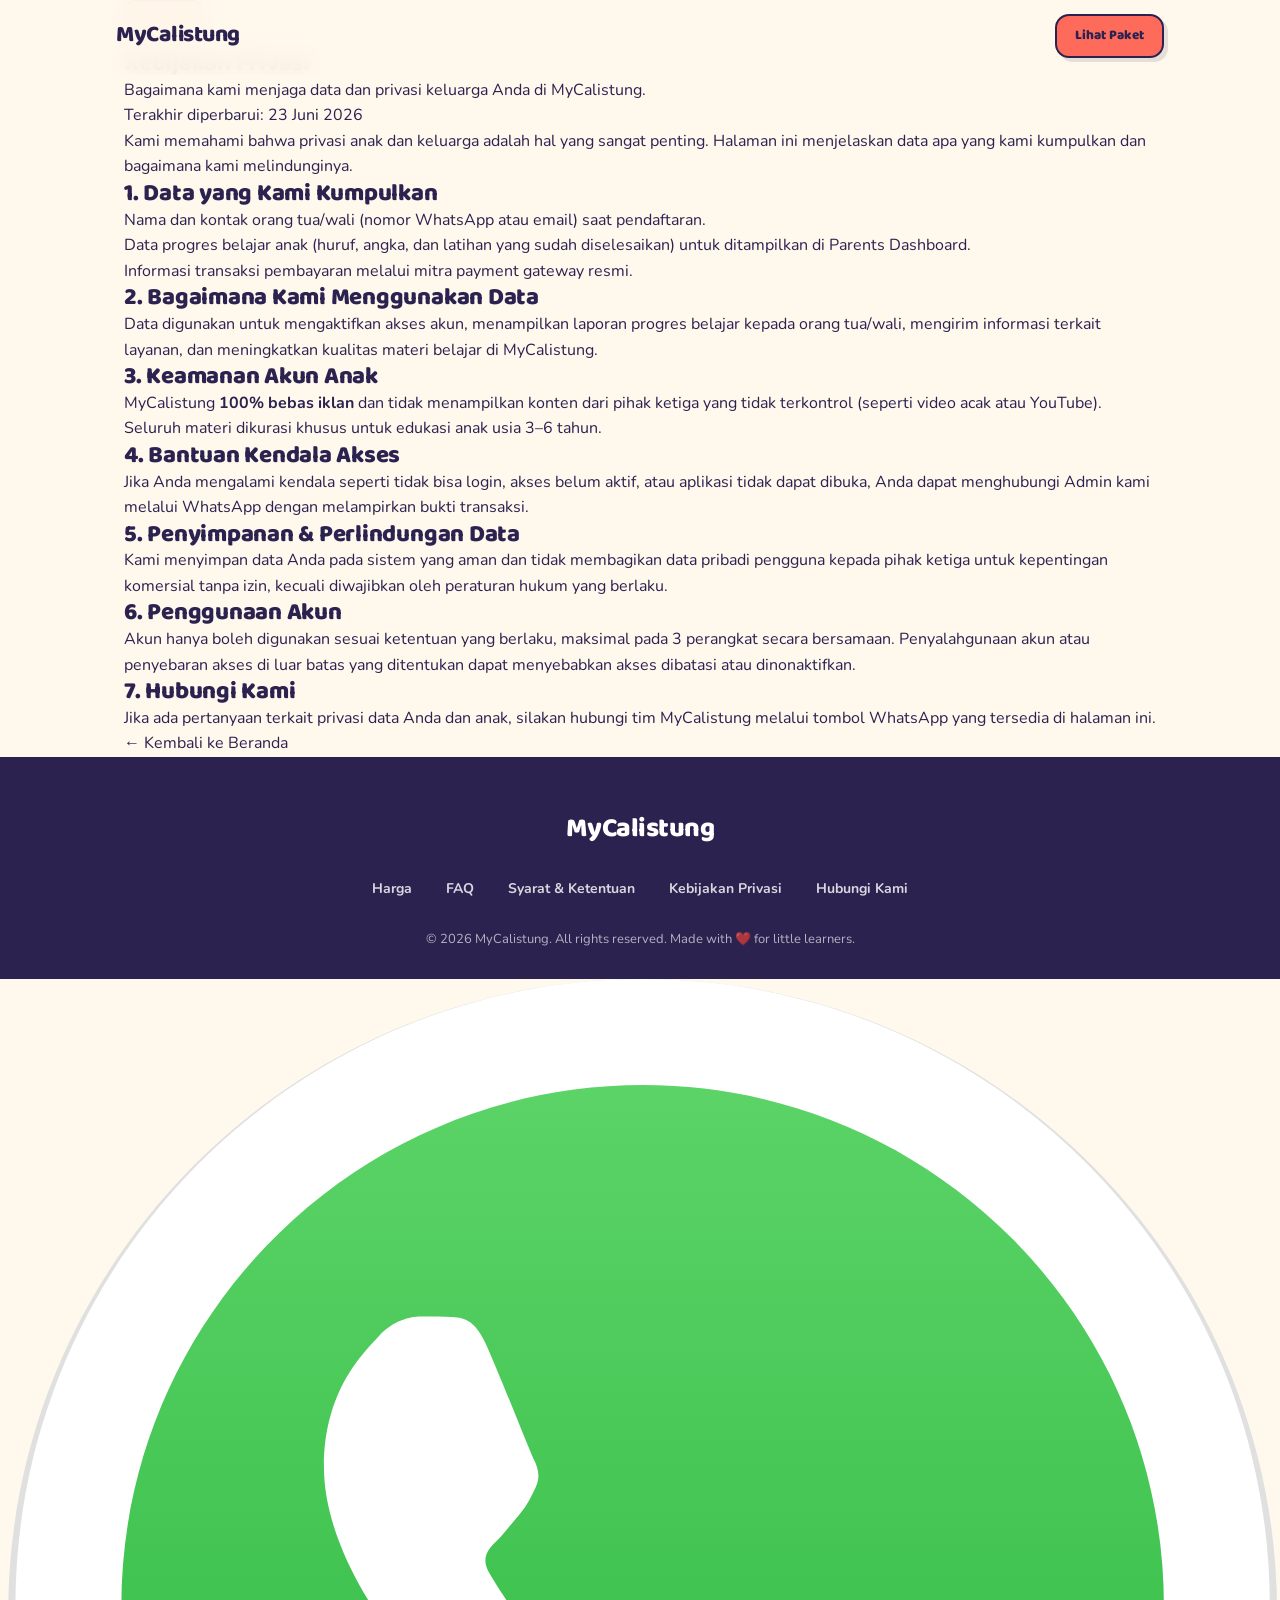
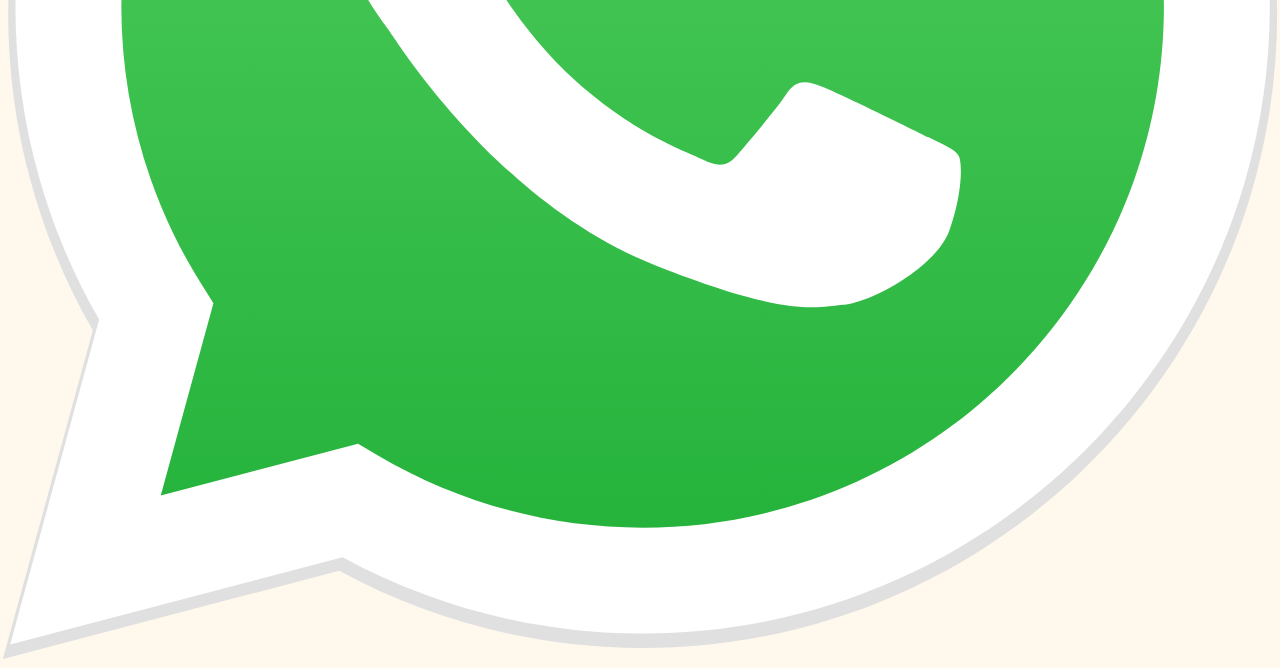
<file: kebijakan privasi.html>
<!DOCTYPE html>
<html lang="id">
<head>
<meta charset="UTF-8">
<meta name="viewport" content="width=device-width, initial-scale=1.0">
<title>Kebijakan Privasi - MyCalistung</title>
<meta name="description" content="Kebijakan privasi dan perlindungan data pengguna MyCalistung.">
<link rel="preconnect" href="https://fonts.googleapis.com">
<link rel="preconnect" href="https://fonts.gstatic.com" crossorigin>
<link href="https://fonts.googleapis.com/css2?family=Baloo+2:wght@500;600;700;800&family=Nunito:wght@400;600;700;800;900&display=swap" rel="stylesheet">
<link rel="stylesheet" href="style.css">
</head>
<body>

<!-- ===== NAV ===== -->
<nav class="navbar" id="navbar">
  <div class="nav-inner">
    <a href="index.html" class="brand-logo" aria-label="MyCalistung - Beranda">
      <span class="lp">My</span><span class="ly">C</span><span class="lk">a</span><span class="lg">l</span><span class="lp">i</span><span class="ly">s</span><span class="lk">t</span><span class="lg">u</span><span class="lp">n</span><span class="ly">g</span>
    </a>
    <a href="index.html#harga" class="btn btn-primary btn-sm">Lihat Paket</a>
  </div>
</nav>

<main>

<section class="legal-hero">
  <div class="wrap">
    <span class="section-eyebrow">Legal</span>
    <h1>Kebijakan Privasi</h1>
    <p>Bagaimana kami menjaga data dan privasi keluarga Anda di MyCalistung.</p>
  </div>
</section>

<section class="legal-content">
  <div class="wrap">
    <div class="legal-card">
      <p class="legal-updated">Terakhir diperbarui: 23 Juni 2026</p>
      <p>Kami memahami bahwa privasi anak dan keluarga adalah hal yang sangat penting. Halaman ini menjelaskan data apa yang kami kumpulkan dan bagaimana kami melindunginya.</p>

      <h2>1. Data yang Kami Kumpulkan</h2>
      <ul>
        <li>Nama dan kontak orang tua/wali (nomor WhatsApp atau email) saat pendaftaran.</li>
        <li>Data progres belajar anak (huruf, angka, dan latihan yang sudah diselesaikan) untuk ditampilkan di Parents Dashboard.</li>
        <li>Informasi transaksi pembayaran melalui mitra payment gateway resmi.</li>
      </ul>

      <h2>2. Bagaimana Kami Menggunakan Data</h2>
      <p>Data digunakan untuk mengaktifkan akses akun, menampilkan laporan progres belajar kepada orang tua/wali, mengirim informasi terkait layanan, dan meningkatkan kualitas materi belajar di MyCalistung.</p>

      <h2>3. Keamanan Akun Anak</h2>
      <p>MyCalistung <strong>100% bebas iklan</strong> dan tidak menampilkan konten dari pihak ketiga yang tidak terkontrol (seperti video acak atau YouTube). Seluruh materi dikurasi khusus untuk edukasi anak usia 3&ndash;6 tahun.</p>

      <h2>4. Bantuan Kendala Akses</h2>
      <p>Jika Anda mengalami kendala seperti tidak bisa login, akses belum aktif, atau aplikasi tidak dapat dibuka, Anda dapat menghubungi Admin kami melalui WhatsApp dengan melampirkan bukti transaksi.</p>

      <h2>5. Penyimpanan &amp; Perlindungan Data</h2>
      <p>Kami menyimpan data Anda pada sistem yang aman dan tidak membagikan data pribadi pengguna kepada pihak ketiga untuk kepentingan komersial tanpa izin, kecuali diwajibkan oleh peraturan hukum yang berlaku.</p>

      <h2>6. Penggunaan Akun</h2>
      <p>Akun hanya boleh digunakan sesuai ketentuan yang berlaku, maksimal pada 3 perangkat secara bersamaan. Penyalahgunaan akun atau penyebaran akses di luar batas yang ditentukan dapat menyebabkan akses dibatasi atau dinonaktifkan.</p>

      <h2>7. Hubungi Kami</h2>
      <p>Jika ada pertanyaan terkait privasi data Anda dan anak, silakan hubungi tim MyCalistung melalui tombol WhatsApp yang tersedia di halaman ini.</p>

      <a href="index.html" class="legal-back">&larr; Kembali ke Beranda</a>
    </div>
  </div>
</section>

</main>

<footer>
  <div class="wrap">
    <div class="brand-logo footer-logo">
      <span class="f-white">My</span><span class="f-sun">C</span><span class="f-coral">a</span><span class="f-leaf">l</span><span class="f-white">i</span><span class="f-sun">s</span><span class="f-coral">t</span><span class="f-leaf">u</span><span class="f-white">n</span><span class="f-sun">g</span>
    </div>
    <div class="footer-links">
      <a href="harga.html">Harga</a>
      <a href="faq.html">FAQ</a>
      <a href="syarat ketentuan.html">Syarat &amp; Ketentuan</a>
      <a href="kebijakan privasi.html">Kebijakan Privasi</a>
      <a href="https://wa.me/6281234567890?text=Halo%2C%20saya%20tertarik%20dengan%20MyCalistung" target="_blank" rel="noopener">Hubungi Kami</a>
    </div>
    <div class="footer-copy">&copy; 2026 MyCalistung. All rights reserved. Made with &#x2764;&#xFE0F; for little learners.</div>
  </div>
</footer>

<a href="https://wa.me/6281234567890?text=Halo%2C%20saya%20tertarik%20dengan%20MyCalistung" class="wa-float" target="_blank" rel="noopener" aria-label="Chat WhatsApp">
  <svg viewBox="-2.73 0 1225.016 1225.016" xmlns="http://www.w3.org/2000/svg" width="100%" height="100%">
    <g><path fill="#E0E0E0" d="M1041.858 178.02C927.206 63.289 774.753.07 612.325 0 277.617 0 5.232 272.298 5.098 606.991c-.039 106.986 27.915 211.42 81.048 303.476L0 1225.016l321.898-84.406c88.689 48.368 188.547 73.855 290.166 73.896h.258.003c334.654 0 607.08-272.346 607.222-607.023.056-162.208-63.052-314.724-177.689-429.463zm-429.533 933.963h-.197c-90.578-.048-179.402-24.366-256.878-70.339l-18.438-10.93-191.021 50.083 51-186.176-12.013-19.087c-50.525-80.336-77.198-173.175-77.16-268.504.111-278.186 226.507-504.503 504.898-504.503 134.812.056 261.519 52.604 356.814 147.965 95.289 95.36 147.728 222.128 147.688 356.948-.118 278.195-226.522 504.543-504.693 504.543z"></path>
    <linearGradient id="wa-grad3" gradientUnits="userSpaceOnUse" x1="609.77" y1="1190.114" x2="609.77" y2="21.084"><stop offset="0" stop-color="#20b038"></stop><stop offset="1" stop-color="#60d66a"></stop></linearGradient>
    <path fill="url(#wa-grad3)" d="M27.875 1190.114l82.211-300.18c-50.719-87.852-77.391-187.523-77.359-289.602.133-319.398 260.078-579.25 579.469-579.25 155.016.07 300.508 60.398 409.898 169.891 109.414 109.492 169.633 255.031 169.57 409.812-.133 319.406-260.094 579.281-579.445 579.281-.023 0 .016 0 0 0h-.258c-96.977-.031-192.266-24.375-276.898-70.5l-307.188 80.548z"></path>
    <path fill-rule="evenodd" clip-rule="evenodd" fill="#FFF" d="M462.273 349.294c-11.234-24.977-23.062-25.477-33.75-25.914-8.742-.375-18.75-.352-28.742-.352-10 0-26.25 3.758-39.992 18.766-13.75 15.008-52.5 51.289-52.5 125.078 0 73.797 53.75 145.102 61.242 155.117 7.5 10 103.758 166.266 256.203 226.383 126.695 49.961 152.477 40.023 179.977 37.523s88.734-36.273 101.234-71.297c12.5-35.016 12.5-65.031 8.75-71.305-3.75-6.25-13.75-10-28.75-17.5s-88.734-43.789-102.484-48.789-23.75-7.5-33.75 7.516c-10 15-38.727 48.773-47.477 58.773-8.75 10.023-17.5 11.273-32.5 3.773-15-7.523-63.305-23.344-120.609-74.438-44.586-39.75-74.688-88.844-83.438-103.859-8.75-15-.938-23.125 6.586-30.602 6.734-6.719 15-17.508 22.5-26.266 7.484-8.758 9.984-15.008 14.984-25.008 5-10.016 2.5-18.773-1.25-26.273s-32.898-81.67-46.234-111.326z"></path>
    <path fill="#FFF" d="M1036.898 176.091C923.562 62.677 772.859.185 612.297.114 281.43.114 12.172 269.286 12.039 600.137 12 705.896 39.633 809.13 92.156 900.13L7 1211.067l318.203-83.438c87.672 47.812 186.383 73.008 286.836 73.047h.255.003c330.812 0 600.109-269.219 600.25-600.055.055-160.343-62.328-311.108-175.649-424.53zm-424.601 923.242h-.195c-89.539-.047-177.344-24.086-253.93-69.531l-18.227-10.805-188.828 49.508 50.414-184.039-11.875-18.867c-49.945-79.414-76.312-171.188-76.273-265.422.109-274.992 223.906-498.711 499.102-498.711 133.266.055 258.516 52 352.719 146.266 94.195 94.266 146.031 219.578 145.992 352.852-.118 274.999-223.923 498.749-498.899 498.749z"></path>
    </g>
  </svg>
</a>

<script src="script.js"></script>
</body>
</html>
</file>
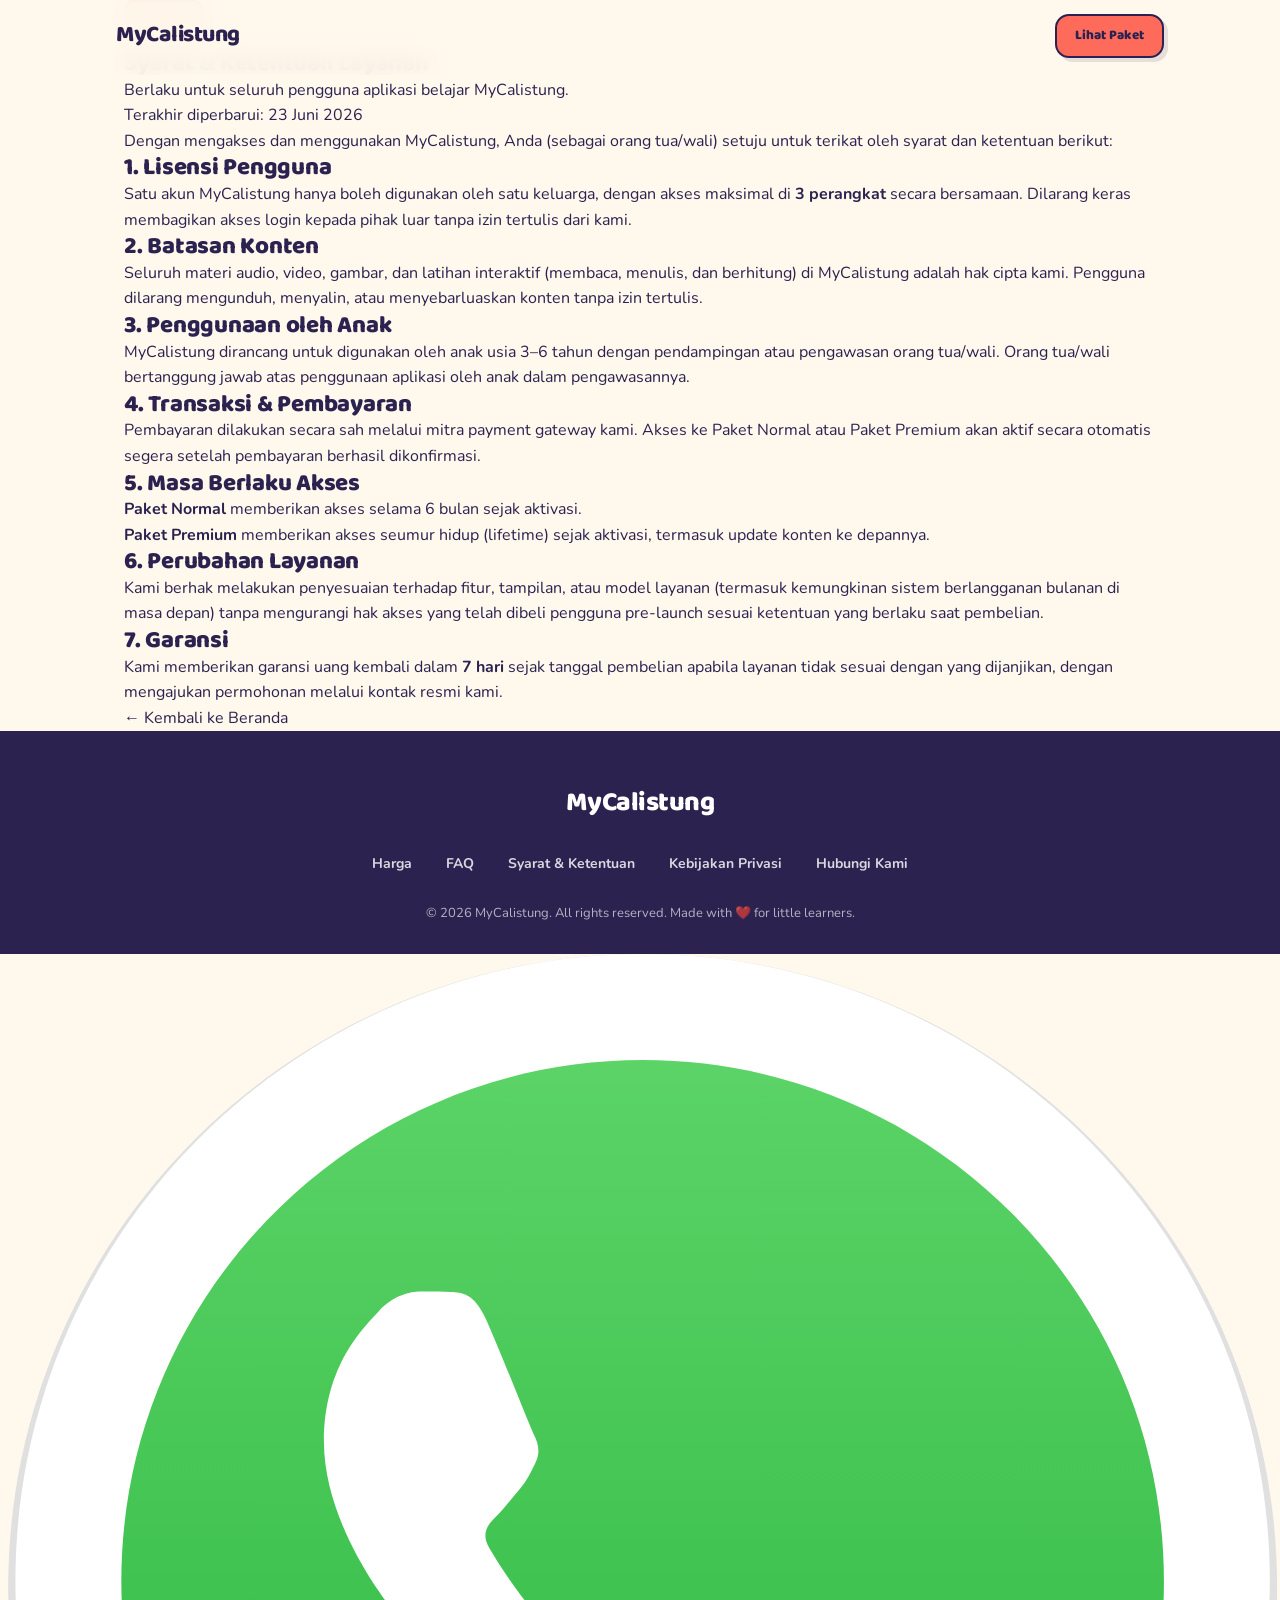
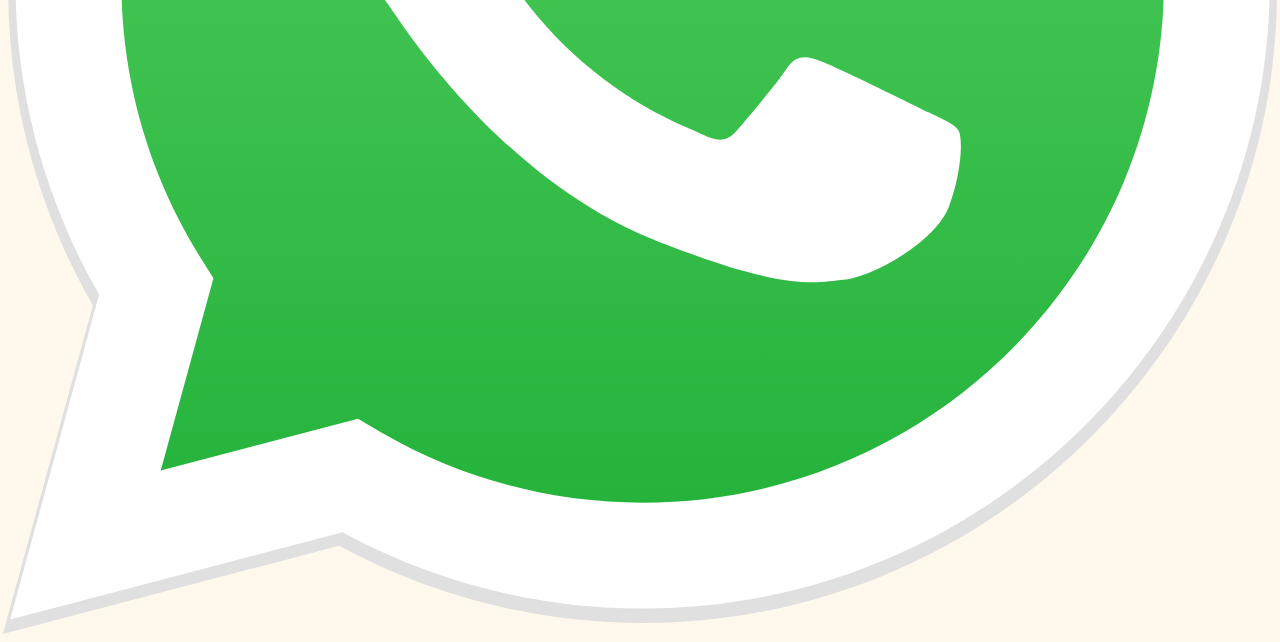
<file: syarat ketentuan.html>
<!DOCTYPE html>
<html lang="id">
<head>
<meta charset="UTF-8">
<meta name="viewport" content="width=device-width, initial-scale=1.0">
<title>Syarat &amp; Ketentuan - MyCalistung</title>
<meta name="description" content="Syarat dan ketentuan penggunaan layanan MyCalistung.">
<link rel="preconnect" href="https://fonts.googleapis.com">
<link rel="preconnect" href="https://fonts.gstatic.com" crossorigin>
<link href="https://fonts.googleapis.com/css2?family=Baloo+2:wght@500;600;700;800&family=Nunito:wght@400;600;700;800;900&display=swap" rel="stylesheet">
<link rel="stylesheet" href="style.css">
</head>
<body>

<!-- ===== NAV ===== -->
<nav class="navbar" id="navbar">
  <div class="nav-inner">
    <a href="index.html" class="brand-logo" aria-label="MyCalistung - Beranda">
      <span class="lp">My</span><span class="ly">C</span><span class="lk">a</span><span class="lg">l</span><span class="lp">i</span><span class="ly">s</span><span class="lk">t</span><span class="lg">u</span><span class="lp">n</span><span class="ly">g</span>
    </a>
    <a href="index.html#harga" class="btn btn-primary btn-sm">Lihat Paket</a>
  </div>
</nav>

<main>

<section class="legal-hero">
  <div class="wrap">
    <span class="section-eyebrow">Legal</span>
    <h1>Syarat &amp; Ketentuan Layanan</h1>
    <p>Berlaku untuk seluruh pengguna aplikasi belajar MyCalistung.</p>
  </div>
</section>

<section class="legal-content">
  <div class="wrap">
    <div class="legal-card">
      <p class="legal-updated">Terakhir diperbarui: 23 Juni 2026</p>
      <p>Dengan mengakses dan menggunakan MyCalistung, Anda (sebagai orang tua/wali) setuju untuk terikat oleh syarat dan ketentuan berikut:</p>

      <h2>1. Lisensi Pengguna</h2>
      <p>Satu akun MyCalistung hanya boleh digunakan oleh satu keluarga, dengan akses maksimal di <strong>3 perangkat</strong> secara bersamaan. Dilarang keras membagikan akses login kepada pihak luar tanpa izin tertulis dari kami.</p>

      <h2>2. Batasan Konten</h2>
      <p>Seluruh materi audio, video, gambar, dan latihan interaktif (membaca, menulis, dan berhitung) di MyCalistung adalah hak cipta kami. Pengguna dilarang mengunduh, menyalin, atau menyebarluaskan konten tanpa izin tertulis.</p>

      <h2>3. Penggunaan oleh Anak</h2>
      <p>MyCalistung dirancang untuk digunakan oleh anak usia 3&ndash;6 tahun dengan pendampingan atau pengawasan orang tua/wali. Orang tua/wali bertanggung jawab atas penggunaan aplikasi oleh anak dalam pengawasannya.</p>

      <h2>4. Transaksi &amp; Pembayaran</h2>
      <p>Pembayaran dilakukan secara sah melalui mitra payment gateway kami. Akses ke Paket Normal atau Paket Premium akan aktif secara otomatis segera setelah pembayaran berhasil dikonfirmasi.</p>

      <h2>5. Masa Berlaku Akses</h2>
      <ul>
        <li><strong>Paket Normal</strong> memberikan akses selama 6 bulan sejak aktivasi.</li>
        <li><strong>Paket Premium</strong> memberikan akses seumur hidup (lifetime) sejak aktivasi, termasuk update konten ke depannya.</li>
      </ul>

      <h2>6. Perubahan Layanan</h2>
      <p>Kami berhak melakukan penyesuaian terhadap fitur, tampilan, atau model layanan (termasuk kemungkinan sistem berlangganan bulanan di masa depan) tanpa mengurangi hak akses yang telah dibeli pengguna pre-launch sesuai ketentuan yang berlaku saat pembelian.</p>

      <h2>7. Garansi</h2>
      <p>Kami memberikan garansi uang kembali dalam <strong>7 hari</strong> sejak tanggal pembelian apabila layanan tidak sesuai dengan yang dijanjikan, dengan mengajukan permohonan melalui kontak resmi kami.</p>

      <a href="index.html" class="legal-back">&larr; Kembali ke Beranda</a>
    </div>
  </div>
</section>

</main>

<footer>
  <div class="wrap">
    <div class="brand-logo footer-logo">
      <span class="f-white">My</span><span class="f-sun">C</span><span class="f-coral">a</span><span class="f-leaf">l</span><span class="f-white">i</span><span class="f-sun">s</span><span class="f-coral">t</span><span class="f-leaf">u</span><span class="f-white">n</span><span class="f-sun">g</span>
    </div>
    <div class="footer-links">
      <a href="harga.html">Harga</a>
      <a href="faq.html">FAQ</a>
      <a href="syarat ketentuan.html">Syarat &amp; Ketentuan</a>
      <a href="kebijakan privasi.html">Kebijakan Privasi</a>
      <a href="https://wa.me/6281234567890?text=Halo%2C%20saya%20tertarik%20dengan%20MyCalistung" target="_blank" rel="noopener">Hubungi Kami</a>
    </div>
    <div class="footer-copy">&copy; 2026 MyCalistung. All rights reserved. Made with &#x2764;&#xFE0F; for little learners.</div>
  </div>
</footer>

<a href="https://wa.me/6281234567890?text=Halo%2C%20saya%20tertarik%20dengan%20MyCalistung" class="wa-float" target="_blank" rel="noopener" aria-label="Chat WhatsApp">
  <svg viewBox="-2.73 0 1225.016 1225.016" xmlns="http://www.w3.org/2000/svg" width="100%" height="100%">
    <g><path fill="#E0E0E0" d="M1041.858 178.02C927.206 63.289 774.753.07 612.325 0 277.617 0 5.232 272.298 5.098 606.991c-.039 106.986 27.915 211.42 81.048 303.476L0 1225.016l321.898-84.406c88.689 48.368 188.547 73.855 290.166 73.896h.258.003c334.654 0 607.08-272.346 607.222-607.023.056-162.208-63.052-314.724-177.689-429.463zm-429.533 933.963h-.197c-90.578-.048-179.402-24.366-256.878-70.339l-18.438-10.93-191.021 50.083 51-186.176-12.013-19.087c-50.525-80.336-77.198-173.175-77.16-268.504.111-278.186 226.507-504.503 504.898-504.503 134.812.056 261.519 52.604 356.814 147.965 95.289 95.36 147.728 222.128 147.688 356.948-.118 278.195-226.522 504.543-504.693 504.543z"></path>
    <linearGradient id="wa-grad2" gradientUnits="userSpaceOnUse" x1="609.77" y1="1190.114" x2="609.77" y2="21.084"><stop offset="0" stop-color="#20b038"></stop><stop offset="1" stop-color="#60d66a"></stop></linearGradient>
    <path fill="url(#wa-grad2)" d="M27.875 1190.114l82.211-300.18c-50.719-87.852-77.391-187.523-77.359-289.602.133-319.398 260.078-579.25 579.469-579.25 155.016.07 300.508 60.398 409.898 169.891 109.414 109.492 169.633 255.031 169.57 409.812-.133 319.406-260.094 579.281-579.445 579.281-.023 0 .016 0 0 0h-.258c-96.977-.031-192.266-24.375-276.898-70.5l-307.188 80.548z"></path>
    <path fill-rule="evenodd" clip-rule="evenodd" fill="#FFF" d="M462.273 349.294c-11.234-24.977-23.062-25.477-33.75-25.914-8.742-.375-18.75-.352-28.742-.352-10 0-26.25 3.758-39.992 18.766-13.75 15.008-52.5 51.289-52.5 125.078 0 73.797 53.75 145.102 61.242 155.117 7.5 10 103.758 166.266 256.203 226.383 126.695 49.961 152.477 40.023 179.977 37.523s88.734-36.273 101.234-71.297c12.5-35.016 12.5-65.031 8.75-71.305-3.75-6.25-13.75-10-28.75-17.5s-88.734-43.789-102.484-48.789-23.75-7.5-33.75 7.516c-10 15-38.727 48.773-47.477 58.773-8.75 10.023-17.5 11.273-32.5 3.773-15-7.523-63.305-23.344-120.609-74.438-44.586-39.75-74.688-88.844-83.438-103.859-8.75-15-.938-23.125 6.586-30.602 6.734-6.719 15-17.508 22.5-26.266 7.484-8.758 9.984-15.008 14.984-25.008 5-10.016 2.5-18.773-1.25-26.273s-32.898-81.67-46.234-111.326z"></path>
    <path fill="#FFF" d="M1036.898 176.091C923.562 62.677 772.859.185 612.297.114 281.43.114 12.172 269.286 12.039 600.137 12 705.896 39.633 809.13 92.156 900.13L7 1211.067l318.203-83.438c87.672 47.812 186.383 73.008 286.836 73.047h.255.003c330.812 0 600.109-269.219 600.25-600.055.055-160.343-62.328-311.108-175.649-424.53zm-424.601 923.242h-.195c-89.539-.047-177.344-24.086-253.93-69.531l-18.227-10.805-188.828 49.508 50.414-184.039-11.875-18.867c-49.945-79.414-76.312-171.188-76.273-265.422.109-274.992 223.906-498.711 499.102-498.711 133.266.055 258.516 52 352.719 146.266 94.195 94.266 146.031 219.578 145.992 352.852-.118 274.999-223.923 498.749-498.899 498.749z"></path>
    </g>
  </svg>
</a>

<script src="script.js"></script>
</body>
</html>
</file>
<file: style.css>
/* =========================================================
MyCalistung -- Stylesheet v3 (Mobile Optimized)
========================================================= */
:root {
  --cream: #FFF8EC;
  --cream-deep: #FBEFD9;
  --paper-line: #E8DCC0;
  --ink: #2B2250;
  --ink-soft: #6B6488;
  --coral: #FF6B5B;
  --coral-dark: #D9472F;
  --coral-light: #FFE2DC;
  --sun: #FFC857;
  --sun-dark: #C98A0C;
  --sun-light: #FFF1D2;
  --leaf: #3FA982;
  --leaf-dark: #277A5C;
  --leaf-light: #DCF1E7;
  --sky: #4D9DD6;
  --sky-dark: #2B6E9E;
  --sky-light: #DCEEFA;
  --white: #FFFFFF;
  --shadow-flat: 4px 4px 0 rgba(43, 34, 80, .12);
  --shadow-flat-lg: 7px 7px 0 rgba(43, 34, 80, .14);
  --r-xl: 26px;
  --r-lg: 20px;
  --r-md: 14px;
  --r-sm: 10px;
  --maxw: 1080px;
}

/* ===== BASE ===== */
*, *::before, *::after {
  margin: 0;
  padding: 0;
  box-sizing: border-box;
}
html {
  scroll-behavior: smooth;
  -webkit-text-size-adjust: 100%;
  touch-action: manipulation;
}
body {
  font-family: 'Nunito', sans-serif;
  background: var(--cream);
  color: var(--ink);
  -webkit-font-smoothing: antialiased;
  overflow-x: hidden;
  line-height: 1.6;
}
h1, h2, h3, h4 {
  font-family: 'Baloo 2', sans-serif;
  font-weight: 800;
  line-height: 1.15;
  letter-spacing: -.01em;
}
img {
  max-width: 100%;
  display: block;
}
a {
  text-decoration: none;
  color: inherit;
}
button {
  font-family: inherit;
  cursor: pointer;
  border: none;
  background: none;
  -webkit-tap-highlight-color: transparent;
}
ul {
  list-style: none;
}
.wrap {
  max-width: var(--maxw);
  margin: 0 auto;
  padding: 0 24px;
}
section {
  position: relative;
  overflow: hidden;
}
.section-pad {
  padding: 88px 0;
}
:focus-visible {
  outline: 3px solid var(--coral-dark);
  outline-offset: 3px;
  border-radius: 6px;
}
@media(prefers-reduced-motion: reduce) {
  *, *::before, *::after {
    animation-duration: .01ms !important;
    transition-duration: .01ms !important;
  }
}

/* ===== PAPER DOT TEXTURE ===== */
.paper-dots {
  position: absolute;
  inset: 0;
  pointer-events: none;
  z-index: 0;
  opacity: .55;
  background-image: radial-gradient(circle, var(--paper-line) 1.6px, transparent 1.6px);
  background-size: 26px 26px;
}

/* ===== SCRIBBLE DIVIDER ===== */
.scribble-divider {
  height: 26px;
  background-repeat: repeat-x;
  background-size: 44px 26px;
  background-image: url("data:image/svg+xml,%3Csvg xmlns='http://www.w3.org/2000/svg' width='44' height='26' viewBox='0 0 44 26'%3E%3Cpath d='M2 13c4-10 8-10 12 0s8 10 12 0 8-10 12 0 8 10 4 0' stroke='%23E8DCC0' stroke-width='3' fill='none' stroke-linecap='round'/%3E%3C/svg%3E");
}
.scribble-divider.flip {
  transform: rotate(180deg);
}

/* ===== LOGO ===== */
.brand-logo {
  display: inline-flex;
  align-items: center;
  font-family: 'Baloo 2';
  font-weight: 800;
  font-size: 23px;
  letter-spacing: -.02em;
  cursor: pointer;
}
.brand-logo span {
  display: inline-block;
  transition: transform 0.2s cubic-bezier(0.34, 1.56, 0.64, 1);
}
.brand-logo span:hover {
  transform: translateY(-4px) rotate(-8deg) scale(1.1);
}
.brand-logo .l0 { color: var(--coral-dark); }
.brand-logo .l1 { color: var(--coral); }
.brand-logo .l2 { color: var(--sun-dark); }
.brand-logo .l3 { color: var(--sun); }
.brand-logo .l4 { color: var(--leaf); }
.brand-logo .l5 { color: var(--sky); }
.brand-logo .l6 { color: var(--sky-dark); }
.brand-logo .l7 { color: var(--coral); }
.brand-logo .l8 { color: var(--leaf-dark); }
.brand-logo .l9 { color: var(--sun); }
.brand-logo .l10 { color: var(--coral-dark); }

.footer-logo {
  justify-content: center;
  font-size: 27px;
}
.footer-logo .l0 { color: #fff; }
.footer-logo .l1 { color: #FFC4BA; }
.footer-logo .l2 { color: var(--sun); }
.footer-logo .l3 { color: #FFE082; }
.footer-logo .l4 { color: #7BED9F; }
.footer-logo .l5 { color: var(--sky); }
.footer-logo .l6 { color: #90CAF9; }
.footer-logo .l7 { color: #FFC4BA; }
.footer-logo .l8 { color: var(--leaf); }
.footer-logo .l9 { color: var(--sun); }
.footer-logo .l10 { color: #FFC4BA; }

/* ===== NAV ===== */
.navbar {
  position: fixed;
  top: 0;
  left: 0;
  right: 0;
  z-index: 200;
  background: rgba(255, 248, 236, .94);
  backdrop-filter: blur(10px);
  -webkit-backdrop-filter: blur(10px);
  border-bottom: 3px solid transparent;
  transition: .3s;
}
.navbar.scrolled {
  border-bottom-color: var(--ink);
}
.nav-inner {
  max-width: var(--maxw);
  margin: 0 auto;
  padding: 14px 16px;
  display: flex;
  align-items: center;
  justify-content: space-between;
  gap: 12px;
}

/* ===== BUTTONS ===== */
.btn {
  display: inline-flex;
  align-items: center;
  justify-content: center;
  gap: 7px;
  padding: 14px 30px;
  border-radius: var(--r-md);
  font-weight: 800;
  font-size: 15px;
  font-family: 'Baloo 2';
  transition: transform .18s ease, box-shadow .18s ease;
  white-space: nowrap;
  position: relative;
  border: 3px solid var(--ink);
  min-height: 48px;
}
.btn:active {
  transform: translate(3px, 3px) !important;
  box-shadow: none !important;
}
.btn-primary {
  background: var(--coral);
  color: var(--ink);
  box-shadow: var(--shadow-flat);
}
.btn-primary:hover {
  transform: translate(-2px, -2px);
  box-shadow: 6px 6px 0 rgba(43, 34, 80, .18);
}
.btn-yellow {
  background: var(--sun);
  color: var(--ink);
  box-shadow: var(--shadow-flat);
}
.btn-yellow:hover {
  transform: translate(-2px, -2px);
  box-shadow: 6px 6px 0 rgba(43, 34, 80, .18);
}
.btn-sm {
  padding: 9px 18px;
  font-size: 13.5px;
  border-width: 2.5px;
  min-height: 40px;
}
.btn-outline {
  background: var(--white);
  color: var(--ink);
}
.btn-outline:hover {
  background: var(--cream-deep);
  transform: translate(-2px, -2px);
  box-shadow: 6px 6px 0 rgba(43, 34, 80, .12);
}
.btn-block {
  width: 100%;
  font-size: 16px;
}

/* ===== SECTION LABELS ===== */
.section-eyebrow {
  display: inline-block;
  font-family: 'Baloo 2';
  font-size: 12.5px;
  font-weight: 700;
  letter-spacing: .06em;
  text-transform: uppercase;
  color: var(--coral-dark);
  background: var(--coral-light);
  padding: 6px 18px;
  border-radius: var(--r-sm);
  margin-bottom: 14px;
  border: 2px solid var(--coral-dark);
}
.section-head {
  text-align: center;
  max-width: 700px;
  margin: 0 auto 56px;
}
.section-head h2 {
  font-size: clamp(26px, 3.5vw, 40px);
  margin-bottom: 12px;
}
.section-head p {
  font-size: 16px;
  color: var(--ink-soft);
  line-height: 1.65;
}

/* ===== HERO ===== */
.hero {
  padding: 140px 0 80px;
  text-align: center;
  background: var(--cream);
  position: relative;
}
.eyebrow-badge {
  display: inline-flex;
  align-items: center;
  gap: 8px;
  background: var(--white);
  border: 2.5px solid var(--ink);
  border-radius: 999px;
  padding: 9px 22px;
  font-size: 13.5px;
  font-weight: 800;
  font-family: 'Baloo 2';
  color: var(--ink);
  box-shadow: var(--shadow-flat);
  margin-bottom: 22px;
  animation: badgePop .6s cubic-bezier(.34, 1.56, .64, 1) both;
  position: relative;
  z-index: 2;
}
@keyframes badgePop {
  from { opacity: 0; transform: scale(.7); }
  to { opacity: 1; transform: scale(1); }
}
.hero h1 {
  font-size: clamp(28px, 5vw, 52px);
  max-width: 800px;
  margin: 0 auto 18px;
  color: var(--ink);
  position: relative;
  z-index: 2;
  animation: slideUp .7s .2s ease both;
}
.hero h1 .accent {
  color: var(--coral-dark);
  position: relative;
  white-space: normal;
}
.hero h1 .accent::after {
  content: '';
  position: absolute;
  left: -2%;
  right: -2%;
  bottom: -4px;
  height: 10px;
  background: var(--sun);
  opacity: .55;
  z-index: -1;
  border-radius: 4px;
  transform: rotate(-1deg);
}
.hero p.lead {
  font-size: 17px;
  color: var(--ink-soft);
  max-width: 600px;
  margin: 0 auto 32px;
  line-height: 1.7;
  position: relative;
  z-index: 2;
  animation: slideUp .7s .35s ease both;
}
@keyframes slideUp {
  from { opacity: 0; transform: translateY(28px); }
  to { opacity: 1; transform: translateY(0); }
}

.hero-visual {
  max-width: 760px;
  margin: 0 auto 30px;
  position: relative;
  z-index: 2;
  animation: slideUp .7s .45s ease both;
}
.hero-mock {
  background: var(--ink);
  aspect-ratio: 16/9;
  max-height: 420px;
  border-radius: var(--r-xl);
  display: flex;
  align-items: center;
  justify-content: center;
  gap: 22px;
  padding: 30px;
  flex-wrap: wrap;
  box-shadow: var(--shadow-flat-lg);
  border: 3px solid var(--ink);
  position: relative;
  overflow: hidden;
}
.mock-card {
  background: var(--white);
  border-radius: var(--r-lg);
  padding: 26px 30px;
  text-align: center;
  min-width: 160px;
  border: 3px solid var(--ink);
  transition: transform .25s cubic-bezier(.34, 1.56, .64, 1);
  cursor: default;
  position: relative;
  z-index: 1;
  color: var(--ink);
}
.mock-card.mc-1 { transform: rotate(-3deg); box-shadow: 5px 5px 0 var(--coral); }
.mock-card.mc-2 { transform: rotate(2deg); box-shadow: 5px 5px 0 var(--sun); }
.mock-card.mc-3 { transform: rotate(-2deg); box-shadow: 5px 5px 0 var(--leaf); }
.mock-card:hover {
  transform: translateY(-8px) rotate(0deg) scale(1.04);
}
.mock-card .mc-ic {
  font-size: 42px;
  margin-bottom: 10px;
  animation: wiggle 2.5s ease-in-out infinite;
}
.mock-card.mc-2 .mc-ic { animation-delay: .8s; }
.mock-card.mc-3 .mc-ic { animation-delay: 1.6s; }
@keyframes wiggle {
  0%, 100% { transform: rotate(-6deg); }
  50% { transform: rotate(6deg); }
}
.mock-card .mc-label {
  font-size: 14px;
  font-weight: 800;
  font-family: 'Baloo 2';
}
.mock-card .mc-sub {
  font-size: 11.5px;
  color: var(--ink-soft);
  margin-top: 4px;
}

.icon-row {
  display: flex;
  justify-content: center;
  gap: 14px;
  margin: 28px 0;
  position: relative;
  z-index: 2;
}
.icon-row span {
  width: 54px;
  height: 54px;
  border-radius: 50%;
  background: var(--white);
  display: flex;
  align-items: center;
  justify-content: center;
  font-size: 26px;
  box-shadow: var(--shadow-flat);
  border: 2.5px solid var(--ink);
  transition: transform .25s cubic-bezier(.34, 1.56, .64, 1);
  cursor: default;
}
.icon-row span:hover {
  transform: scale(1.2) rotate(10deg);
}
.hero-cta-row {
  display: flex;
  gap: 14px;
  justify-content: center;
  flex-wrap: wrap;
  position: relative;
  z-index: 2;
}
.hero-quote {
  font-style: italic;
  color: var(--ink-soft);
  font-size: 14.5px;
  max-width: 500px;
  margin: 22px auto 0;
  position: relative;
  z-index: 2;
  padding: 14px 22px;
  background: var(--white);
  border-radius: 999px;
  border: 2px dashed var(--ink-soft);
  display: inline-block;
}

.stats-bar {
  background: var(--white);
  border-radius: var(--r-xl);
  box-shadow: var(--shadow-flat-lg);
  border: 3px solid var(--ink);
  padding: 28px 36px;
  display: flex;
  justify-content: space-around;
  gap: 20px;
  flex-wrap: wrap;
  margin-top: 48px;
  position: relative;
  z-index: 2;
}
.stat-item {
  text-align: center;
}
.stat-num {
  font-family: 'Baloo 2';
  font-size: 32px;
  font-weight: 800;
  color: var(--coral-dark);
}
.stat-label {
  font-size: 13px;
  color: var(--ink-soft);
  font-weight: 700;
  margin-top: 2px;
}

/* ===== PROBLEM SECTION ===== */
.problem-section {
  background: var(--cream-deep);
}
.problem-grid {
  display: grid;
  grid-template-columns: repeat(4, 1fr);
  gap: 22px;
}
.problem-card {
  background: var(--white);
  border-radius: var(--r-lg);
  padding: 28px 22px;
  text-align: center;
  border: 3px solid var(--ink);
  box-shadow: var(--shadow-flat);
  transition: all .25s cubic-bezier(.34, 1.56, .64, 1);
  cursor: default;
}
.problem-card:nth-child(odd) { transform: rotate(-1.2deg); }
.problem-card:nth-child(even) { transform: rotate(1.2deg); }
.problem-card:hover {
  transform: translateY(-8px) rotate(0deg);
  box-shadow: 6px 6px 0 var(--coral-dark);
  border-color: var(--coral-dark);
}
.problem-card .emoji {
  font-size: 38px;
  display: block;
  margin-bottom: 14px;
  animation: bounce 2s ease-in-out infinite;
}
.problem-card:nth-child(2) .emoji { animation-delay: .5s; }
.problem-card:nth-child(3) .emoji { animation-delay: 1s; }
.problem-card:nth-child(4) .emoji { animation-delay: 1.5s; }
@keyframes bounce {
  0%, 100% { transform: translateY(0); }
  50% { transform: translateY(-8px); }
}
.problem-card h4 {
  font-size: 15.5px;
  margin-bottom: 8px;
  color: var(--coral-dark);
}
.problem-card p {
  font-size: 13.5px;
  color: var(--ink-soft);
  line-height: 1.55;
}

/* ===== SOLUTION SECTION ===== */
.solution-section {
  background: var(--cream);
}
.feature-grid-4 {
  display: grid;
  grid-template-columns: repeat(4, 1fr);
  gap: 22px;
}
.feature-card {
  background: var(--white);
  border-radius: var(--r-lg);
  padding: 30px 22px;
  text-align: center;
  box-shadow: var(--shadow-flat);
  border: 3px solid var(--ink);
  transition: all .25s cubic-bezier(.34, 1.56, .64, 1);
  cursor: default;
}
.feature-card:hover {
  transform: translateY(-8px);
  box-shadow: 6px 6px 0 var(--ink);
}
.feature-icon {
  width: 62px;
  height: 62px;
  border-radius: 50%;
  display: flex;
  align-items: center;
  justify-content: center;
  font-size: 30px;
  margin: 0 auto 18px;
  border: 3px solid var(--ink);
  transition: transform .3s cubic-bezier(.34, 1.56, .64, 1);
}
.feature-card:hover .feature-icon {
  transform: scale(1.15) rotate(-8deg);
}
.feature-card h3 {
  font-size: 16.5px;
  margin-bottom: 9px;
  color: var(--ink);
}
.feature-card p {
  font-size: 13.5px;
  color: var(--ink-soft);
  line-height: 1.55;
}
.icon-coral { background: var(--coral-light); }
.icon-sun { background: var(--sun-light); }
.icon-sky { background: var(--sky-light); }
.icon-leaf { background: var(--leaf-light); }
.solution-quotes {
  display: flex;
  justify-content: center;
  gap: 24px;
  flex-wrap: wrap;
  margin-top: 40px;
}
.solution-quotes p {
  font-style: italic;
  color: var(--ink-soft);
  font-size: 14px;
  max-width: 280px;
  text-align: center;
  background: var(--white);
  border-radius: var(--r-md);
  padding: 16px 20px;
  border: 2px dashed var(--ink-soft);
  flex: 1;
  min-width: 220px;
}

/* ===== FEATURE HIGHLIGHTS ===== */
.highlights-section {
  background: var(--cream-deep);
}
.highlights-grid {
  display: grid;
  grid-template-columns: repeat(3, 1fr);
  gap: 18px;
}
.highlight-item {
  background: var(--white);
  border-radius: var(--r-lg);
  padding: 28px 24px;
  display: flex;
  gap: 16px;
  align-items: flex-start;
  border: 3px solid var(--ink);
  box-shadow: var(--shadow-flat);
  transition: all .25s cubic-bezier(.34, 1.56, .64, 1);
}
.highlight-item:hover {
  transform: translate(-3px, -3px);
  box-shadow: 8px 8px 0 var(--sky);
}
.highlight-item .h-ic {
  font-size: 28px;
  flex-shrink: 0;
  animation: pulse-icon 3s ease-in-out infinite;
}
.highlight-item:nth-child(2) .h-ic { animation-delay: .5s; }
.highlight-item:nth-child(3) .h-ic { animation-delay: 1s; }
.highlight-item:nth-child(4) .h-ic { animation-delay: 1.5s; }
.highlight-item:nth-child(5) .h-ic { animation-delay: 2s; }
.highlight-item:nth-child(6) .h-ic { animation-delay: 2.5s; }
@keyframes pulse-icon {
  0%, 100% { transform: scale(1); }
  50% { transform: scale(1.18); }
}
.highlight-item h4 {
  font-size: 15.5px;
  margin-bottom: 6px;
  color: var(--coral-dark);
}
.highlight-item p {
  font-size: 13px;
  color: var(--ink-soft);
  line-height: 1.55;
}

/* ===== TESTIMONIALS ===== */
.testi-section {
  background: var(--cream);
}
.testi-main-container {
  background: #fff;
  border-radius: 32px;
  box-shadow: 0 10px 40px rgba(43, 34, 80, 0.06);
  overflow: hidden;
  position: relative;
  max-width: 920px;
  margin: 0 auto;
}
.testi-top-bar {
  height: 40px;
  background: #ffe3de;
  width: 100%;
}
.testi-content {
  padding: 40px 40px 60px;
  text-align: center;
}
.testi-badge {
  display: inline-block;
  background: #FEF3C7;
  color: #92400E;
  padding: 6px 20px;
  border-radius: 999px;
  font-size: 14px;
  font-weight: 700;
  margin-bottom: 16px;
  font-family: 'Baloo 2', sans-serif;
  border: 2px solid #FDE68A;
}
.testi-title {
  font-size: clamp(24px, 4vw, 36px);
  color: var(--ink);
  margin-bottom: 12px;
  font-family: 'Baloo 2', sans-serif;
  font-weight: 800;
  line-height: 1.2;
}
.text-blue {
  color: #2563EB;
}
.testi-subtitle {
  color: #6B7280;
  font-size: 16px;
  max-width: 600px;
  margin: 0 auto 40px;
  line-height: 1.6;
}
.testi-slider-wrapper {
  background: #f3e2df;
  border-radius: 24px;
  padding: 24px;
  max-width: 720px;
  margin: 0 auto;
  position: relative;
  overflow: hidden;
  touch-action: pan-y pinch-zoom;
}
.testi-track {
  display: flex;
  transition: transform 0.5s cubic-bezier(0.25, 0.8, 0.25, 1);
  will-change: transform;
}
.testi-slide {
  flex: 0 0 100%;
  width: 100%;
  padding: 0 4px;
  box-sizing: border-box;
}
.testi-card {
  background: var(--white);
  border-radius: var(--r-lg);
  padding: 28px;
  border: 3px solid var(--ink);
  box-shadow: var(--shadow-flat);
  height: 100%;
  text-align: left;
}
.testi-person {
  display: flex;
  gap: 12px;
  align-items: center;
  margin-bottom: 14px;
}
.testi-avatar {
  width: 50px;
  height: 50px;
  border-radius: 50%;
  display: flex;
  align-items: center;
  justify-content: center;
  color: var(--ink);
  font-weight: 800;
  font-family: 'Baloo 2';
  font-size: 18px;
  flex-shrink: 0;
  border: 2.5px solid var(--ink);
}
.avatar-coral { background: var(--coral-light); }
.avatar-sun { background: var(--sun-light); }
.avatar-leaf { background: var(--leaf-light); }
.avatar-sky { background: var(--sky-light); }
.testi-name {
  font-weight: 800;
  font-size: 15px;
  font-family: 'Baloo 2';
}
.testi-role {
  font-size: 12.5px;
  color: var(--ink-soft);
}
.testi-stars {
  color: var(--sun-dark);
  font-size: 16px;
  margin-bottom: 10px;
  letter-spacing: 2px;
}
.testi-card p.quote {
  font-size: 14px;
  color: var(--ink);
  line-height: 1.65;
  margin-bottom: 14px;
}
.testi-tag {
  font-size: 12.5px;
  color: var(--coral-dark);
  font-weight: 800;
  background: var(--coral-light);
  padding: 5px 14px;
  border-radius: var(--r-sm);
  display: inline-block;
}
.testi-dots {
  display: flex;
  justify-content: center;
  gap: 8px;
  margin-top: 32px;
}
.testi-dot {
  width: 10px;
  height: 10px;
  border-radius: 50%;
  background: #D1D5DB;
  border: none;
  cursor: pointer;
  padding: 0;
  transition: all 0.3s ease;
  min-width: 44px;
  min-height: 44px;
  display: flex;
  align-items: center;
  justify-content: center;
}
.testi-dot::after {
  content: '';
  width: 10px;
  height: 10px;
  border-radius: 50%;
  background: #D1D5DB;
  transition: all 0.3s ease;
}
.testi-dot.active::after {
  background: #2563EB;
  width: 28px;
  border-radius: 6px;
}

/* ===== PROMO / BONUS / PRICING ===== */
.promo-section {
  background: var(--cream-deep);
}
.promo-banner {
  background: var(--sun-light);
  border: 3px solid var(--sun-dark);
  border-radius: var(--r-xl);
  padding: 48px 44px;
  margin-bottom: 50px;
  position: relative;
  overflow: hidden;
  box-shadow: var(--shadow-flat-lg);
}
.promo-title {
  font-size: 30px;
  margin: 14px 0 10px;
}
.promo-sub {
  color: var(--ink-soft);
  margin-bottom: 6px;
  font-size: 15px;
}
.promo-sub2 {
  color: var(--ink-soft);
  font-size: 14px;
}
.bonus-grid {
  display: grid;
  grid-template-columns: repeat(3, 1fr);
  gap: 20px;
  margin-top: 30px;
}
.bonus-item {
  background: var(--white);
  border-radius: var(--r-md);
  padding: 26px 20px;
  text-align: center;
  box-shadow: var(--shadow-flat);
  border: 2.5px solid var(--ink);
  transition: transform .25s cubic-bezier(.34, 1.56, .64, 1);
}
.bonus-item:hover {
  transform: scale(1.05) rotate(-1deg);
}
.bonus-item .b-emoji {
  font-size: 36px;
  margin-bottom: 12px;
  animation: spin-slow 4s linear infinite;
}
@keyframes spin-slow {
  0% { transform: rotate(0deg); }
  100% { transform: rotate(360deg); }
}
.bonus-item h4 {
  font-size: 15px;
  margin-bottom: 6px;
}
.bonus-item .b-value {
  font-size: 13px;
  color: var(--coral-dark);
  font-weight: 800;
}
.bonus-total-wrap {
  text-align: center;
  margin-top: 28px;
}
.bonus-total {
  font-size: 18px;
  font-weight: 800;
  font-family: 'Baloo 2';
  color: var(--coral-dark);
  background: var(--white);
  border-radius: 999px;
  padding: 12px 28px;
  display: inline-block;
  border: 2.5px dashed var(--coral-dark);
}

.price-grid {
  display: grid;
  grid-template-columns: repeat(2, 1fr);
  gap: 24px;
  max-width: 880px;
  margin: 0 auto;
  align-items: stretch;
}
.price-card {
  background: var(--white);
  border-radius: var(--r-xl);
  padding: 44px 40px;
  text-align: center;
  position: relative;
  overflow: hidden;
  display: flex;
  flex-direction: column;
  border: 3px solid var(--ink);
  transition: all .25s cubic-bezier(.34, 1.56, .64, 1);
}
.price-card:hover {
  transform: translateY(-6px);
}
.price-card.normal {
  box-shadow: var(--shadow-flat);
}
.price-card.normal:hover {
  box-shadow: 7px 7px 0 var(--sky);
  border-color: var(--sky-dark);
}
.price-card.premium {
  box-shadow: 7px 7px 0 var(--coral);
  border-color: var(--coral-dark);
}
.price-card.premium:hover {
  box-shadow: 9px 9px 0 var(--coral-dark);
}
.price-card.premium::before {
  content: 'TERLARIS';
  position: absolute;
  top: 20px;
  right: -32px;
  background: var(--coral);
  color: var(--ink);
  font-family: 'Baloo 2';
  font-size: 11.5px;
  font-weight: 800;
  padding: 6px 40px;
  transform: rotate(45deg);
  letter-spacing: .04em;
  border-top: 2px solid var(--ink);
  border-bottom: 2px solid var(--ink);
}
.price-card .btn { margin-top: auto; }
.price-plan-name {
  font-size: 14px;
  font-weight: 700;
  font-family: 'Baloo 2';
  text-transform: uppercase;
  letter-spacing: .06em;
  color: var(--coral-dark);
  margin-bottom: 18px;
}
.price-desc {
  font-size: 14.5px;
  color: var(--ink-soft);
  margin-bottom: 16px;
}
.price-old {
  font-size: 18px;
  color: var(--ink-soft);
  text-decoration: line-through;
}
.price-amount {
  font-family: 'Baloo 2';
  font-size: 52px;
  font-weight: 800;
  color: var(--coral-dark);
  margin: 6px 0 8px;
}
.price-sub {
  font-size: 14px;
  color: var(--ink-soft);
  font-weight: 700;
  margin-bottom: 26px;
}
.price-features {
  text-align: left;
  display: flex;
  flex-direction: column;
  gap: 13px;
  margin-bottom: 30px;
}
.price-features li {
  display: flex;
  gap: 10px;
  font-size: 14.5px;
  color: var(--ink-soft);
}
.price-features li.off {
  opacity: .5;
}
.price-features li .check {
  width: 22px;
  height: 22px;
  border-radius: 50%;
  background: var(--leaf);
  color: var(--white);
  display: flex;
  align-items: center;
  justify-content: center;
  font-size: 12px;
  flex-shrink: 0;
  font-weight: 900;
}
.price-features li .check.off-check {
  background: #E5E1D4;
  color: #9C977F;
}
.price-guarantee {
  text-align: center;
  font-size: 13px;
  color: var(--ink-soft);
  margin-top: 22px;
}

/* ===== FAQ ===== */
.faq-section {
  background: var(--cream);
}
.faq-list {
  max-width: 760px;
  margin: 0 auto;
  display: flex;
  flex-direction: column;
  gap: 14px;
}
.faq-item {
  background: var(--white);
  border: 3px solid var(--ink);
  border-radius: var(--r-lg);
  overflow: hidden;
  box-shadow: var(--shadow-flat);
  transition: .2s;
}
.faq-item.open {
  box-shadow: 6px 6px 0 var(--coral);
}
.faq-q {
  width: 100%;
  display: flex;
  justify-content: space-between;
  align-items: center;
  gap: 16px;
  padding: 20px 26px;
  font-weight: 800;
  font-family: 'Baloo 2';
  font-size: 15.5px;
  text-align: left;
  color: var(--ink);
  transition: .2s;
  min-height: 48px;
}
.faq-q:hover {
  color: var(--coral-dark);
}
.faq-q .plus {
  width: 30px;
  height: 30px;
  border-radius: 50%;
  background: var(--sun-light);
  display: flex;
  align-items: center;
  justify-content: center;
  font-size: 18px;
  color: var(--ink);
  border: 2px solid var(--ink);
  transition: transform .25s;
  flex-shrink: 0;
  font-weight: 400;
}
.faq-item.open .faq-q .plus {
  transform: rotate(45deg);
  background: var(--coral);
}
.faq-a {
  max-height: 0;
  overflow: hidden;
  transition: max-height .35s ease;
}
.faq-a-inner {
  padding: 0 26px 24px;
  font-size: 14.5px;
  color: var(--ink-soft);
  line-height: 1.7;
}
.faq-item.open .faq-a {
  max-height: 280px;
}

/* ===== FOOTER ===== */
footer {
  background: var(--ink);
  padding: 50px 0 30px;
  text-align: center;
  color: #fff;
}
.footer-links {
  display: flex;
  justify-content: center;
  gap: 18px;
  flex-wrap: wrap;
  margin: 20px 0;
  font-size: 14px;
}
.footer-links a {
  color: rgba(255, 255, 255, .82);
  font-weight: 700;
  transition: .2s;
  padding: 8px;
}
.footer-links a:hover {
  color: var(--sun);
}
.footer-copy {
  font-size: 13px;
  color: rgba(255, 255, 255, .65);
}

/* ===== REVEAL ANIMATIONS ===== */
.reveal {
  opacity: 1;
  transform: none;
}
.js-reveal-active .reveal {
  opacity: 0;
  transform: translateY(30px) scale(.97);
  transition: opacity .6s ease, transform .6s ease;
}
.js-reveal-active .reveal.in {
  opacity: 1;
  transform: translateY(0) scale(1);
}

/* ===== SCROLL TO TOP BUTTON ===== */
.scroll-top {
  position: fixed;
  bottom: 26px;
  right: 26px;
  z-index: 300;
  width: 60px;
  height: 60px;
  border-radius: 50%;
  display: flex;
  align-items: center;
  justify-content: center;
  border: 3px solid var(--ink);
  box-shadow: var(--shadow-flat);
  background: var(--coral);
  color: var(--white);
  font-size: 26px;
  cursor: pointer;
  opacity: 0;
  visibility: hidden;
  transition: all .3s ease;
  min-height: 48px;
  min-width: 48px;
}
.scroll-top.visible {
  opacity: 1;
  visibility: visible;
}
.scroll-top:hover {
  transform: translateY(-6px) scale(1.1);
  background: var(--coral-dark);
  box-shadow: 8px 8px 0 var(--ink);
}
.scroll-top:active {
  transform: scale(0.95);
}

/* ===== CONFETTI & SPARKLE ===== */
.confetti-piece {
  position: fixed;
  top: -10px;
  width: 10px;
  height: 10px;
  border-radius: 2px;
  pointer-events: none;
  z-index: 9999;
  animation: confetti-fall 1.4s ease-in forwards;
}
@keyframes confetti-fall {
  0% { transform: translateY(0) rotate(0deg); opacity: 1; }
  100% { transform: translateY(100vh) rotate(720deg); opacity: 0; }
}
.sparkle-dot {
  position: fixed;
  pointer-events: none;
  z-index: 9998;
  width: 8px;
  height: 8px;
  border-radius: 50%;
  animation: sparkle-out .6s ease forwards;
}
@keyframes sparkle-out {
  0% { transform: scale(1); opacity: 1; }
  100% { transform: scale(0) translateY(-30px); opacity: 0; }
}

/* ===========================
RESPONSIVE -- TABLET
=========================== */
@media(max-width: 900px) {
  .problem-grid { grid-template-columns: repeat(2, 1fr); }
  .feature-grid-4 { grid-template-columns: repeat(2, 1fr); }
  .highlights-grid { grid-template-columns: repeat(2, 1fr); }
}

@media(max-width: 768px) {
  .section-pad { padding: 60px 0; }
  .section-head { margin-bottom: 38px; }
  .nav-inner { padding: 10px 16px; }
  .brand-logo { font-size: 19px; }
  .btn-sm { padding: 8px 14px; font-size: 12.5px; gap: 4px; }
  .hero { padding: 110px 0 60px; }
  .hero h1 { font-size: clamp(22px, 5.5vw, 36px); }
  .hero p.lead { font-size: 15.5px; }
  .eyebrow-badge { font-size: 12px; padding: 7px 16px; }
  .hero-mock { gap: 12px; padding: 20px 14px; aspect-ratio: auto; min-height: auto; }
  .mock-card { min-width: auto; flex: 1; padding: 18px 14px; }
  .mock-card .mc-ic { font-size: 32px; }
  .mock-card .mc-label { font-size: 12.5px; }
  .mock-card .mc-sub { font-size: 10.5px; }
  .icon-row { gap: 10px; }
  .icon-row span { width: 44px; height: 44px; font-size: 22px; }
  .hero-cta-row { gap: 10px; }
  .stats-bar { padding: 22px 20px; gap: 16px; }
  .stat-num { font-size: 26px; }
  .stat-label { font-size: 12px; }
  .promo-banner { padding: 32px 22px; }
  .price-grid { grid-template-columns: 1fr; max-width: 440px; }
  .price-card { padding: 32px 22px; }
  .price-amount { font-size: 42px; }
  .faq-q { font-size: 14px; padding: 16px 18px; }
  .faq-a-inner { padding: 0 18px 18px; font-size: 14px; }
  .testi-content { padding: 30px 20px 40px; }
  .testi-slider-wrapper { padding: 16px; }
  .testi-card { padding: 22px 18px; }
  .bonus-grid { grid-template-columns: 1fr; }
}

/* ===========================
RESPONSIVE -- MOBILE
=========================== */
@media(max-width: 480px) {
  .wrap { padding: 0 16px; }
  .section-pad { padding: 48px 0; }
  .nav-inner { padding: 10px 14px; }
  .brand-logo { font-size: 17px; }
  .btn-sm { padding: 8px 12px; font-size: 12px; }
  .hero { padding: 100px 0 50px; }
  .hero h1 { font-size: clamp(20px, 6.5vw, 28px); }
  .hero p.lead { font-size: 14.5px; margin-bottom: 22px; }
  .eyebrow-badge {
    font-size: 11.5px;
    padding: 6px 14px;
    max-width: calc(100% - 32px);
    text-align: center;
    white-space: normal;
    line-height: 1.4;
    height: auto;
    display: inline-flex;
    justify-content: center;
  }
  .hero-quote { font-size: 13px; padding: 12px 16px; border-radius: 16px; }
  .hero-mock { flex-direction: column; gap: 10px; padding: 16px 12px; border-radius: 20px; }
  .mock-card { width: 100%; max-width: 280px; margin: 0 auto; padding: 16px 20px; border-radius: 16px; transform: none !important; }
  .mock-card .mc-ic { font-size: 28px; margin-bottom: 6px; }
  .icon-row { gap: 8px; margin: 18px 0; }
  .icon-row span { width: 40px; height: 40px; font-size: 20px; }
  .hero-cta-row { flex-direction: column; align-items: stretch; gap: 10px; padding: 0 8px; }
  .hero-cta-row .btn { width: 100%; max-width: 100%; font-size: 14.5px; padding: 14px 20px; }
  .stats-bar { flex-direction: column; gap: 14px; padding: 20px 16px; border-radius: 20px; }
  .stat-item { display: flex; align-items: center; justify-content: space-between; border-bottom: 2px dashed var(--paper-line); padding-bottom: 12px; }
  .stat-item:last-child { border-bottom: none; padding-bottom: 0; }
  .stat-num { font-size: 24px; }
  .stat-label { font-size: 12px; text-align: right; }
  .problem-card { padding: 22px 18px; transform: none !important; }
  .feature-card { padding: 22px 18px; }
  .highlight-item { padding: 20px 16px; flex-direction: column; text-align: center; }
  .highlight-item .h-ic { margin: 0 auto 12px; }
  .testi-card { padding: 22px 18px; }
  .testi-person { flex-direction: column; text-align: center; }
  .bonus-grid { grid-template-columns: 1fr; }
  .bonus-item { padding: 20px 16px; }
  .price-grid { gap: 20px; }
  .price-card { padding: 28px 18px; border-radius: 24px; }
  .price-card.premium::before { font-size: 10px; padding: 5px 36px; }
  .price-amount { font-size: 38px; }
  .price-features li { font-size: 13.5px; }
  .faq-q { font-size: 13.5px; padding: 14px 16px; gap: 10px; }
  .faq-q .plus { width: 26px; height: 26px; font-size: 16px; }
  .faq-a-inner { padding: 0 16px 16px; font-size: 13.5px; }
  footer { padding: 36px 0 24px; }
  .footer-links { gap: 10px; font-size: 13px; }
  .scroll-top { width: 52px; height: 52px; font-size: 24px; bottom: 18px; right: 18px; }
  .solution-quotes { flex-direction: column; }
  .solution-quotes p { max-width: 100%; }
  .testi-main-container { border-radius: 24px; }
  .testi-top-bar { height: 30px; }
  .testi-content { padding: 24px 16px 32px; }
  .testi-title { font-size: 22px; }
  .testi-subtitle { font-size: 14px; }
  .testi-slider-wrapper { border-radius: 18px; padding: 12px; }
}

@media(max-width: 360px) {
  .wrap { padding: 0 12px; }
  .hero h1 { font-size: 20px; }
  .btn { padding: 12px 20px; font-size: 14px; }
  .testi-avatar { width: 44px; height: 44px; font-size: 16px; }
  .testi-name { font-size: 14px; }
  .testi-role { font-size: 11.5px; }
  .testi-card p.quote { font-size: 13px; }
}
</file>
